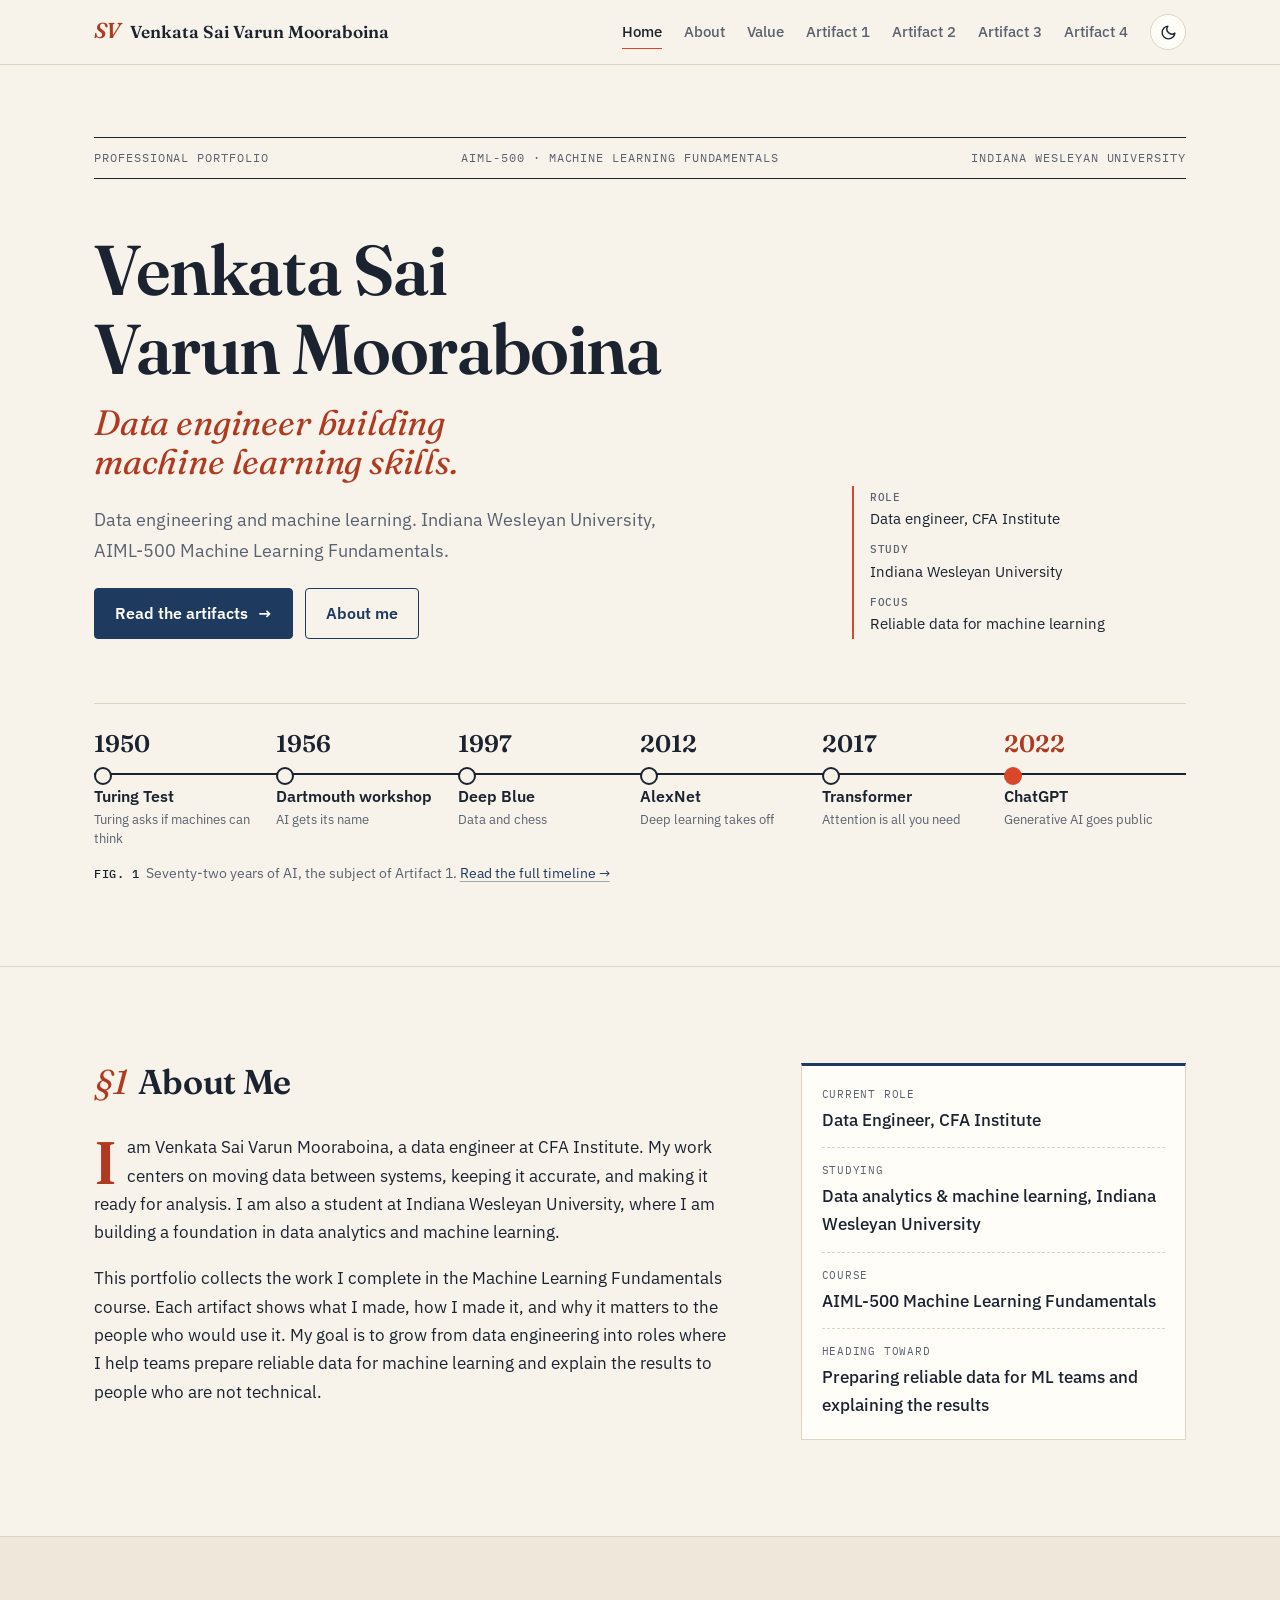
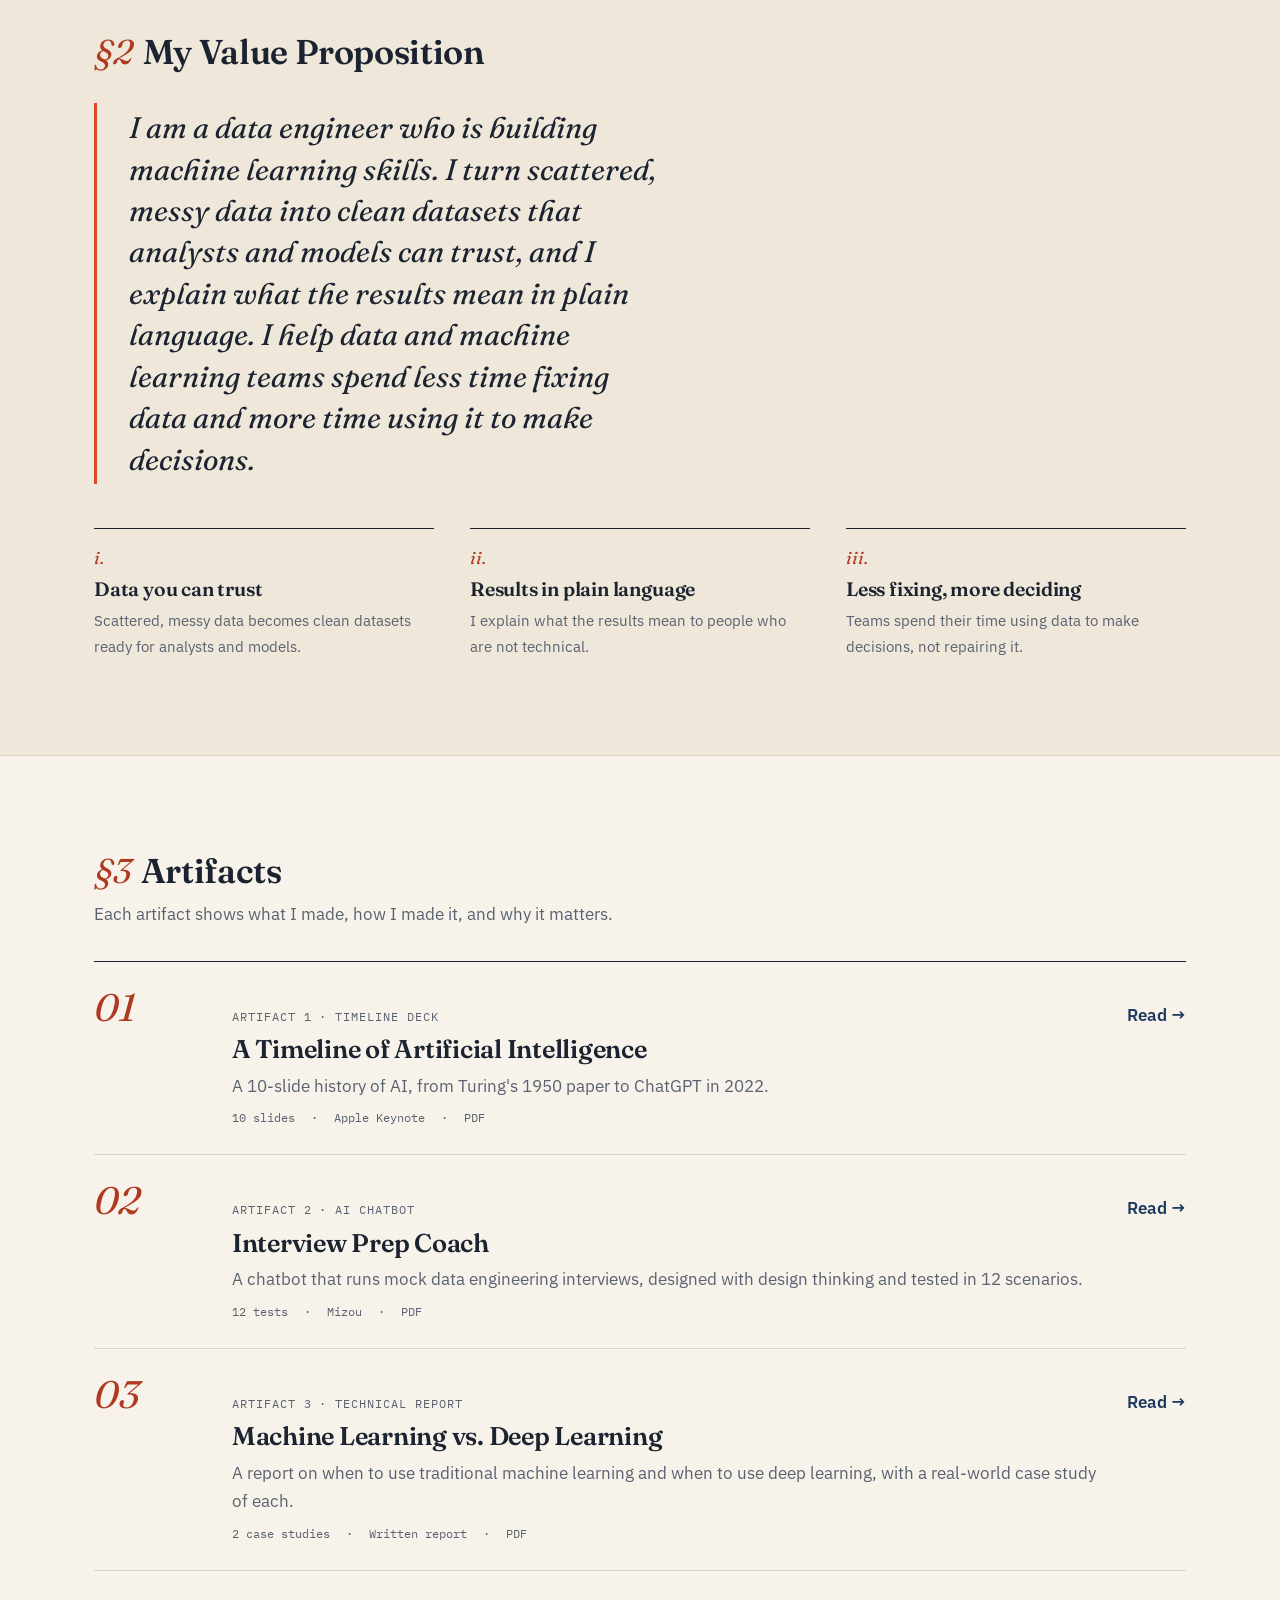
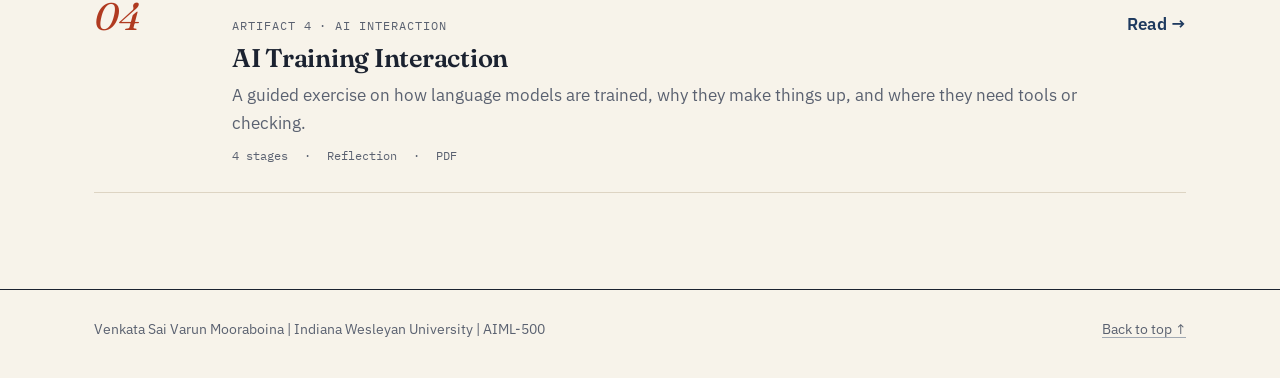
<file: index.html>
<!DOCTYPE html>
<html lang="en">

<head>
  <meta charset="utf-8">
  <meta name="viewport" content="width=device-width, initial-scale=1">
  <title>Venkata Sai Varun Mooraboina - Professional Portfolio</title>
  <meta name="description"
    content="Professional portfolio of Venkata Sai Varun Mooraboina, data engineer building machine learning skills.">
  <meta name="author" content="Venkata Sai Varun Mooraboina">
  <meta property="og:type" content="website">
  <meta property="og:title" content="Venkata Sai Varun Mooraboina - Professional Portfolio">
  <meta property="og:description"
    content="Data engineer building machine learning skills. AIML-500 portfolio, Indiana Wesleyan University.">
  <meta name="theme-color" content="#F7F3EA">
  <link rel="icon"
    href="data:image/svg+xml,%3Csvg xmlns='http://www.w3.org/2000/svg' viewBox='0 0 64 64'%3E%3Crect width='64' height='64' rx='14' fill='%231E3A5F'/%3E%3Ctext x='32' y='43' font-family='Georgia,serif' font-style='italic' font-weight='700' font-size='30' text-anchor='middle' fill='%23FFFDF8'%3ESV%3C/text%3E%3Ccircle cx='50' cy='48' r='4' fill='%23D9472B'/%3E%3C/svg%3E">
  <script>try { var t = localStorage.getItem("theme"); if (t) document.documentElement.setAttribute("data-theme", t) } catch (e) { }</script>
  <link rel="preconnect" href="https://fonts.googleapis.com">
  <link rel="preconnect" href="https://fonts.gstatic.com" crossorigin>
  <link rel="stylesheet"
    href="https://fonts.googleapis.com/css2?family=Fraunces:ital,opsz,wght@0,9..144,400;0,9..144,600;1,9..144,400;1,9..144,500;1,9..144,600&family=IBM+Plex+Sans:wght@400;500;600&family=IBM+Plex+Mono:wght@400;500&display=swap">
  <link rel="stylesheet" href="style.css">
</head>

<body>
  <a class="skip" href="#main">Skip to content</a>

  <header class="top">
    <div class="wrap nav">
      <a class="brand" href="index.html" aria-label="Venkata Sai Varun Mooraboina, home">
        <span class="brand-mark" aria-hidden="true">SV</span>
        <span class="brand-name">Venkata Sai Varun Mooraboina</span>
        <span class="brand-short" aria-hidden="true">Sai Varun</span>
      </a>
      <nav class="nav-links" aria-label="Main">
        <a href="index.html" aria-current="page">Home</a>
        <a class="hide-sm" href="#about">About</a>
        <a class="hide-sm" href="#value">Value</a>
        <a href="artifact-1.html">Artifact 1</a>
        <a href="artifact-2.html">Artifact 2</a>
        <a href="artifact-3.html">Artifact 3</a>
        <a href="artifact-4.html">Artifact 4</a>
        <button class="theme-toggle" type="button" aria-label="Switch theme">
          <svg class="moon" viewBox="0 0 24 24" fill="none" stroke="currentColor" stroke-width="2"
            stroke-linecap="round" stroke-linejoin="round" aria-hidden="true">
            <path d="M21 12.8A9 9 0 1 1 11.2 3a7 7 0 0 0 9.8 9.8z" />
          </svg>
          <svg class="sun" viewBox="0 0 24 24" fill="none" stroke="currentColor" stroke-width="2" stroke-linecap="round"
            aria-hidden="true">
            <circle cx="12" cy="12" r="4" />
            <path
              d="M12 2v2M12 20v2M4.9 4.9l1.4 1.4M17.7 17.7l1.4 1.4M2 12h2M20 12h2M4.9 19.1l1.4-1.4M17.7 6.3l1.4-1.4" />
          </svg>
        </button>
      </nav>
    </div>
  </header>

  <main id="main">
    <section class="masthead" aria-labelledby="name-h">
      <div class="wrap">
        <div class="masthead-rule">
          <span class="label">Professional Portfolio</span>
          <span class="label">AIML-500 · Machine Learning Fundamentals</span>
          <span class="label">Indiana Wesleyan University</span>
        </div>

        <div class="masthead-grid">
          <div class="masthead-copy">
            <h1 id="name-h">Venkata Sai Varun Mooraboina<span class="tagline">Data engineer building machine learning
                skills.</span></h1>
            <p class="standfirst">Data engineering and machine learning. Indiana Wesleyan University, AIML-500 Machine
              Learning Fundamentals.</p>
            <div class="btn-row">
              <a class="btn btn-ink" href="#artifacts">Read the artifacts <span class="arr"
                  aria-hidden="true">→</span></a>
              <a class="btn btn-line" href="#about">About me</a>
            </div>
          </div>
          <div class="masthead-side">
            <ul class="byline">
              <li><b>Role</b>Data engineer, CFA Institute</li>
              <li><b>Study</b>Indiana Wesleyan University</li>
              <li><b>Focus</b>Reliable data for machine learning</li>
            </ul>
          </div>
        </div>

        <figure class="milestones">
          <ol class="ms">
            <li><span class="yr">1950</span><b>Turing Test</b><span>Turing asks if machines can think</span></li>
            <li><span class="yr">1956</span><b>Dartmouth workshop</b><span>AI gets its name</span></li>
            <li><span class="yr">1997</span><b>Deep Blue</b><span>Data and chess</span></li>
            <li><span class="yr">2012</span><b>AlexNet</b><span>Deep learning takes off</span></li>
            <li><span class="yr">2017</span><b>Transformer</b><span>Attention is all you need</span></li>
            <li class="hot"><span class="yr">2022</span><b>ChatGPT</b><span>Generative AI goes public</span></li>
          </ol>
          <figcaption class="figcap"><b>Fig. 1</b>Seventy-two years of AI, the subject of Artifact 1. <a
              href="artifact-1.html">Read the full timeline →</a></figcaption>
        </figure>
      </div>
    </section>

    <section class="sec" id="about" aria-labelledby="about-h">
      <div class="wrap two-col">
        <div>
          <div class="sec-head">
            <h2 id="about-h"><span class="sec-no" aria-hidden="true">§1</span>About Me</h2>
          </div>
          <div class="prose dropcap">
            <p>I am Venkata Sai Varun Mooraboina, a data engineer at CFA Institute. My work centers on moving data
              between systems, keeping it accurate, and making it ready for analysis. I am also a student at Indiana
              Wesleyan University, where I am building a foundation in data analytics and machine learning.</p>
            <p>This portfolio collects the work I complete in the Machine Learning Fundamentals course. Each artifact
              shows what I made, how I made it, and why it matters to the people who would use it. My goal is to grow
              from data engineering into roles where I help teams prepare reliable data for machine learning and explain
              the results to people who are not technical.</p>
          </div>
        </div>
        <dl class="index-card" aria-label="At a glance">
          <div>
            <dt>Current role</dt>
            <dd>Data Engineer, CFA Institute</dd>
          </div>
          <div>
            <dt>Studying</dt>
            <dd>Data analytics &amp; machine learning, Indiana Wesleyan University</dd>
          </div>
          <div>
            <dt>Course</dt>
            <dd>AIML-500 Machine Learning Fundamentals</dd>
          </div>
          <div>
            <dt>Heading toward</dt>
            <dd>Preparing reliable data for ML teams and explaining the results</dd>
          </div>
        </dl>
      </div>
    </section>

    <section class="sec tint" id="value" aria-labelledby="value-h">
      <div class="wrap">
        <div class="sec-head">
          <h2 id="value-h"><span class="sec-no" aria-hidden="true">§2</span>My Value Proposition</h2>
        </div>
        <blockquote class="pull">
          <p>I am a data engineer who is building machine learning skills. I turn scattered, messy data into clean
            datasets that analysts and models can trust, and I explain what the results mean in plain language. I help
            data and machine learning teams spend less time fixing data and more time using it to make decisions.</p>
        </blockquote>
        <ol class="points">
          <li>
            <h3>Data you can trust</h3>
            <p>Scattered, messy data becomes clean datasets ready for analysts and models.</p>
          </li>
          <li>
            <h3>Results in plain language</h3>
            <p>I explain what the results mean to people who are not technical.</p>
          </li>
          <li>
            <h3>Less fixing, more deciding</h3>
            <p>Teams spend their time using data to make decisions, not repairing it.</p>
          </li>
        </ol>
      </div>
    </section>

    <section class="sec" id="artifacts" aria-labelledby="artifacts-h">
      <div class="wrap">
        <div class="sec-head">
          <h2 id="artifacts-h"><span class="sec-no" aria-hidden="true">§3</span>Artifacts</h2>
          <p class="muted">Each artifact shows what I made, how I made it, and why it matters.</p>
        </div>
        <ul class="contents">
          <li>
            <a class="entry" href="artifact-1.html">
              <span class="no" aria-hidden="true">01</span>
              <span class="body">
                <span class="label">Artifact 1 · Timeline deck</span>
                <h3>A Timeline of Artificial Intelligence</h3>
                <p>A 10-slide history of AI, from Turing's 1950 paper to ChatGPT in 2022.</p>
                <span class="tags"><span>10 slides</span> · <span>Apple Keynote</span> · <span>PDF</span></span>
              </span>
              <span class="go">Read <span class="arr" aria-hidden="true">→</span></span>
            </a>
          </li>
          <li>
            <a class="entry" href="artifact-2.html">
              <span class="no" aria-hidden="true">02</span>
              <span class="body">
                <span class="label">Artifact 2 · AI chatbot</span>
                <h3>Interview Prep Coach</h3>
                <p>A chatbot that runs mock data engineering interviews, designed with design thinking and tested in 12
                  scenarios.</p>
                <span class="tags"><span>12 tests</span> · <span>Mizou</span> · <span>PDF</span></span>
              </span>
              <span class="go">Read <span class="arr" aria-hidden="true">→</span></span>
            </a>
          </li>
          <li>
            <a class="entry" href="artifact-3.html">
              <span class="no" aria-hidden="true">03</span>
              <span class="body">
                <span class="label">Artifact 3 · Technical report</span>
                <h3>Machine Learning vs. Deep Learning</h3>
                <p>A report on when to use traditional machine learning and when to use deep learning, with a real-world
                  case study of each.</p>
                <span class="tags"><span>2 case studies</span> · <span>Written report</span> · <span>PDF</span></span>
              </span>
              <span class="go">Read <span class="arr" aria-hidden="true">→</span></span>
            </a>
          </li>
          <li>
            <a class="entry" href="artifact-4.html">
              <span class="no" aria-hidden="true">04</span>
              <span class="body">
                <span class="label">Artifact 4 · AI interaction</span>
                <h3>AI Training Interaction</h3>
                <p>A guided exercise on how language models are trained, why they make things up, and where they need tools or checking.</p>
                <span class="tags"><span>4 stages</span> · <span>Reflection</span> · <span>PDF</span></span>
              </span>
              <span class="go">Read <span class="arr" aria-hidden="true">→</span></span>
            </a>
          </li>
        </ul>
      </div>
    </section>
  </main>

  <footer class="site">
    <div class="wrap foot">
      <span>Venkata Sai Varun Mooraboina | Indiana Wesleyan University | AIML-500</span>
      <a href="#main">Back to top ↑</a>
    </div>
  </footer>

  <script src="script.js" defer></script>
</body>

</html>
</file>
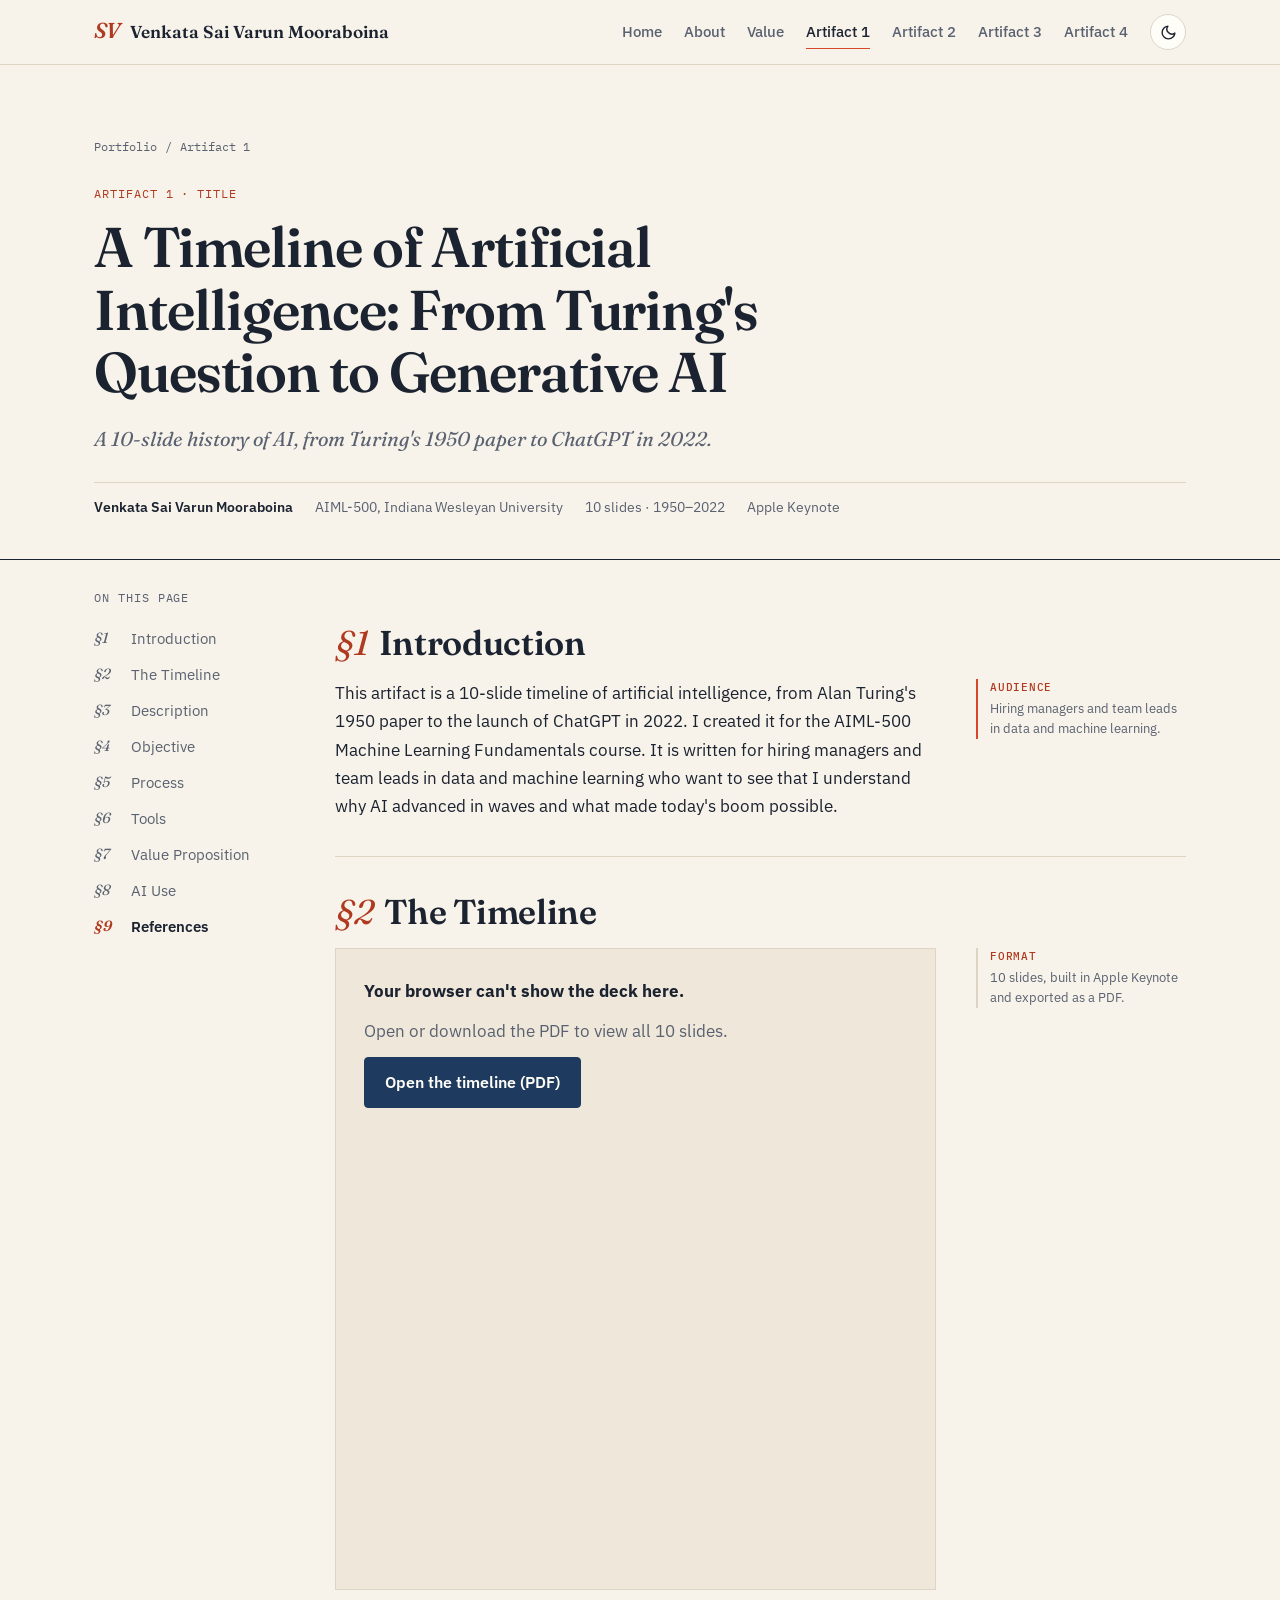
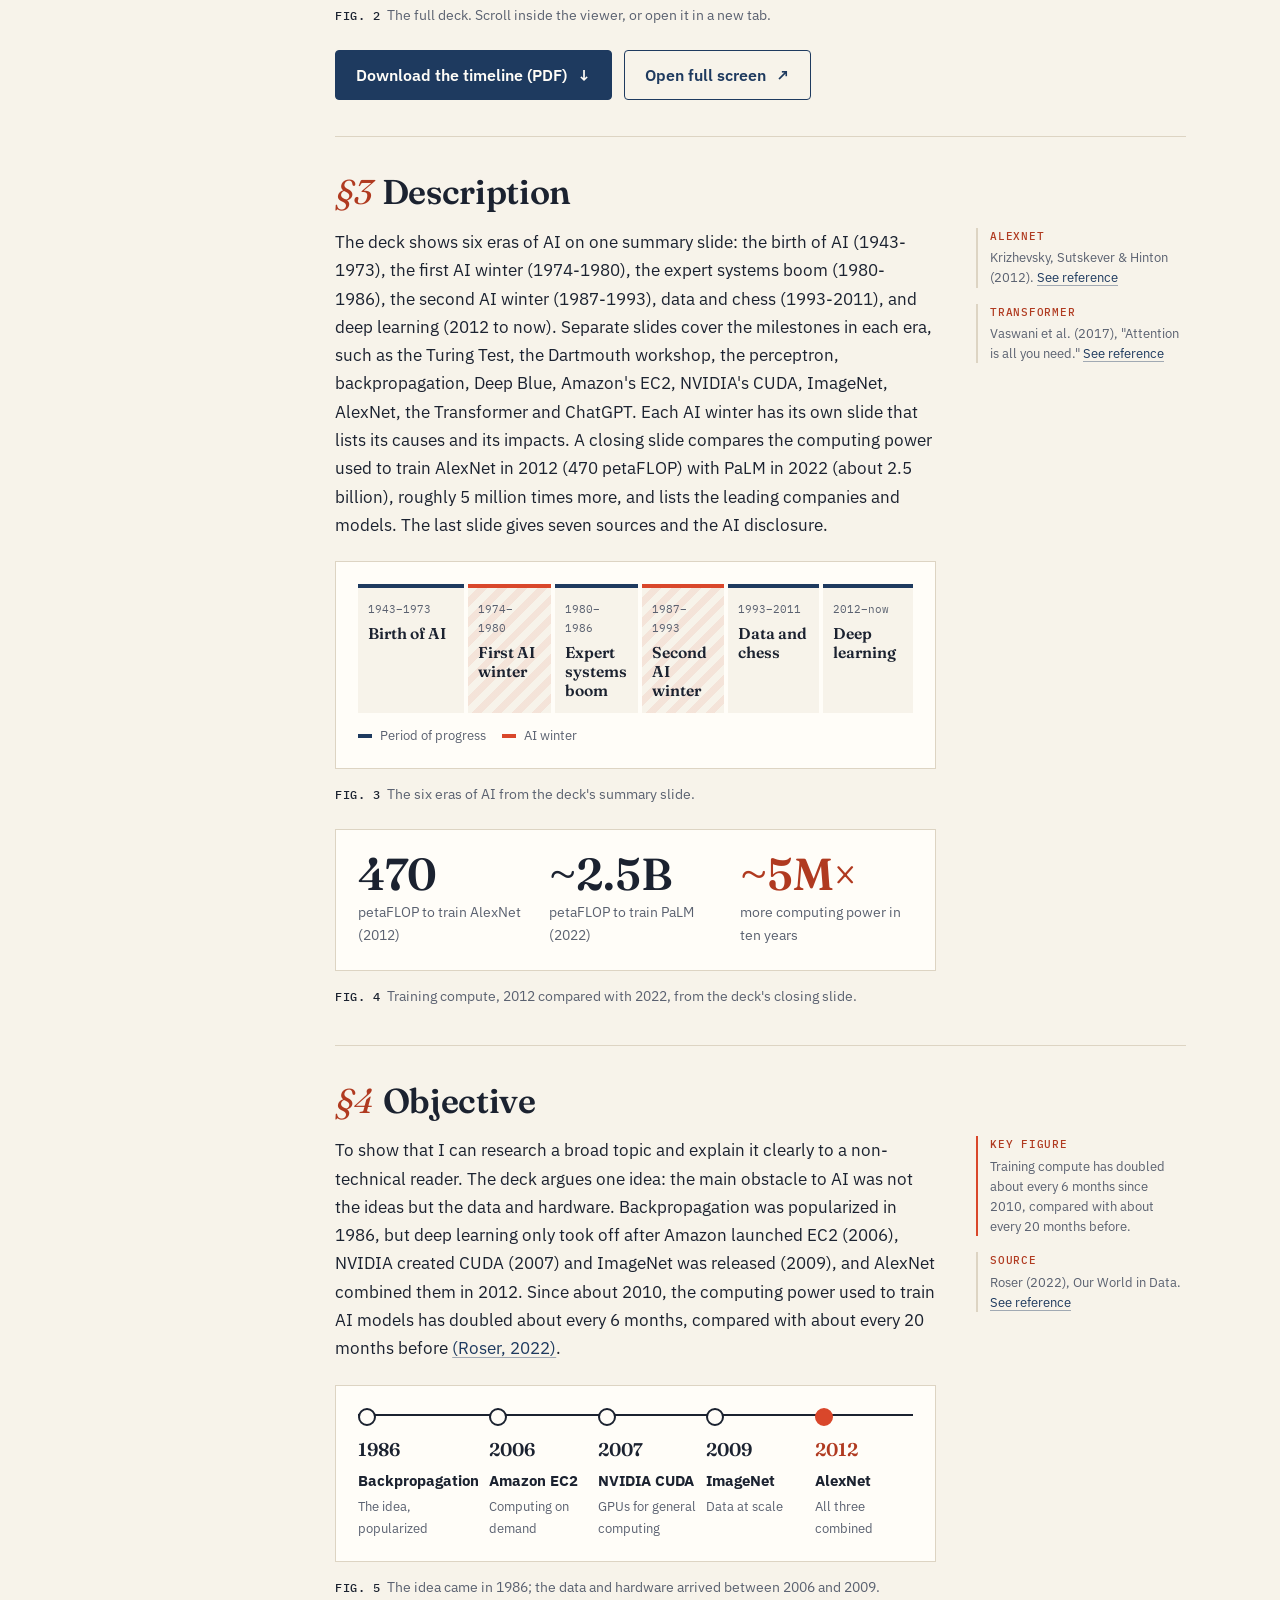
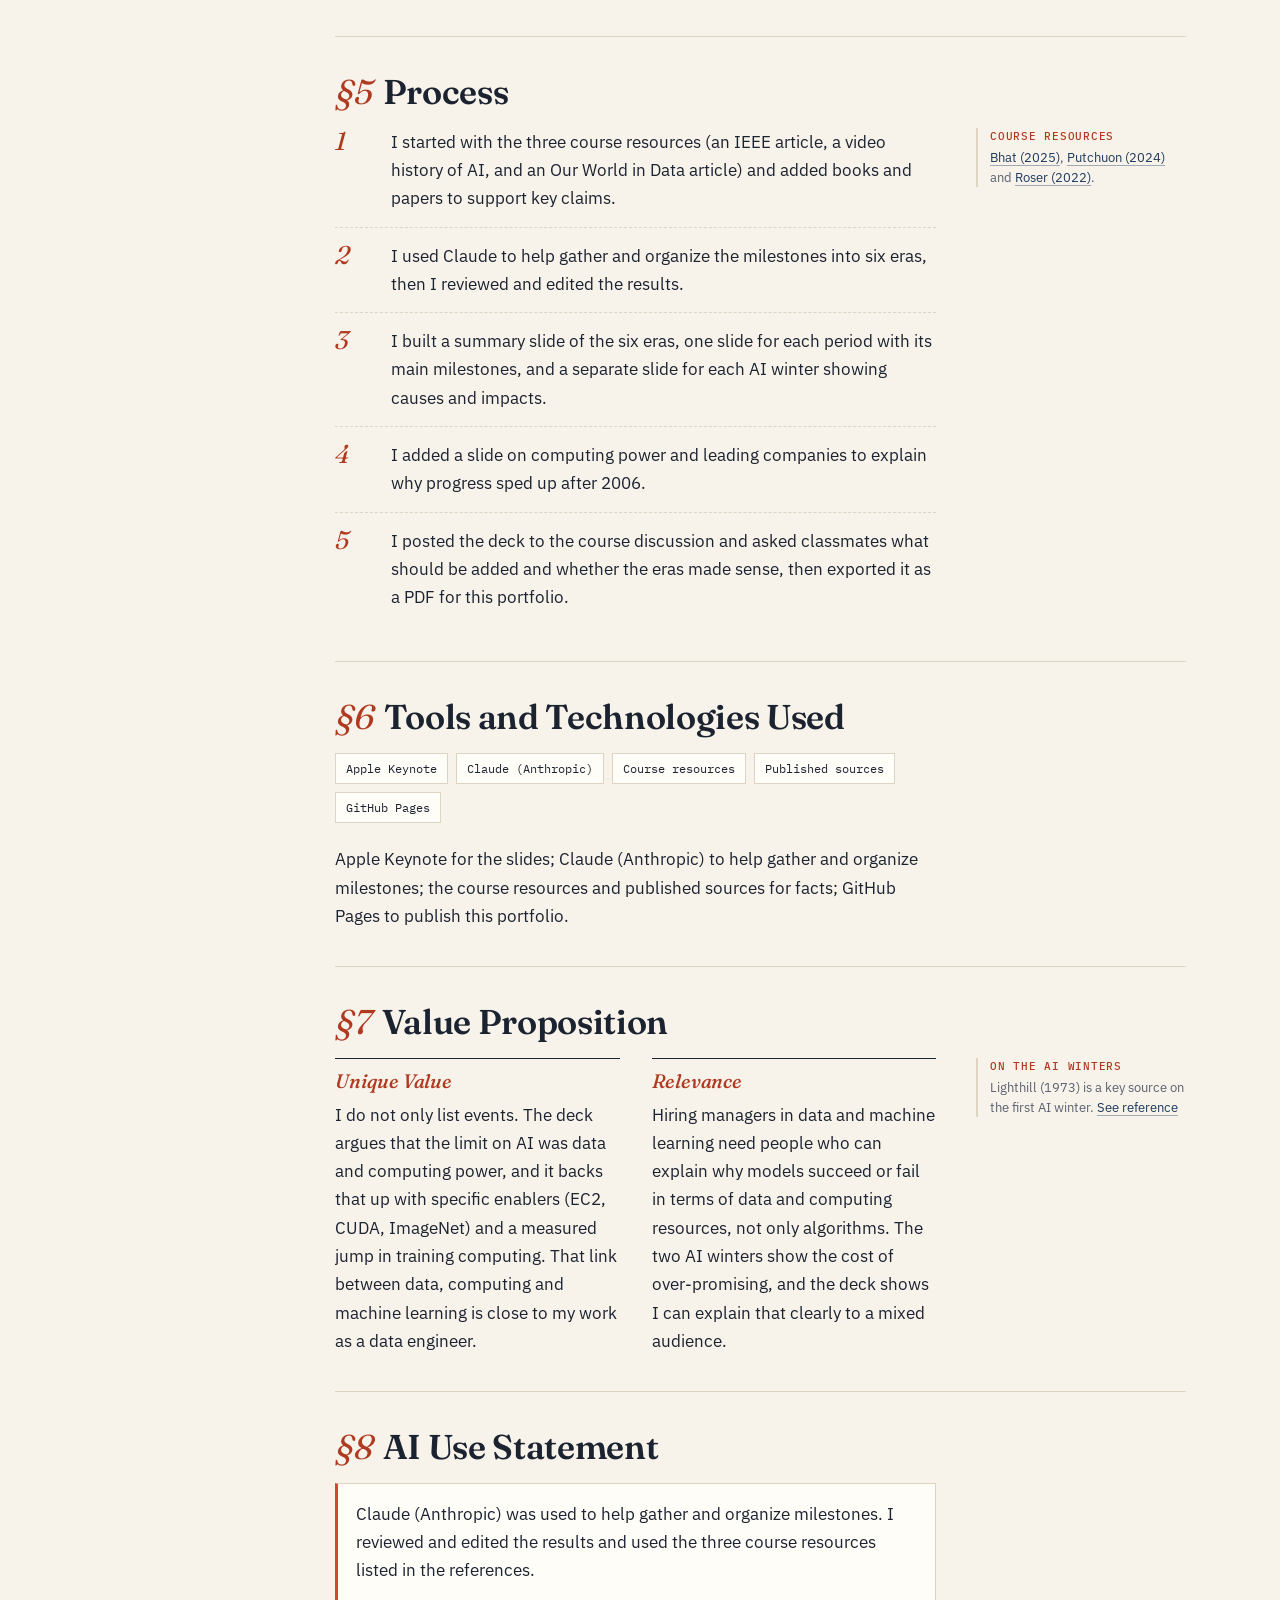
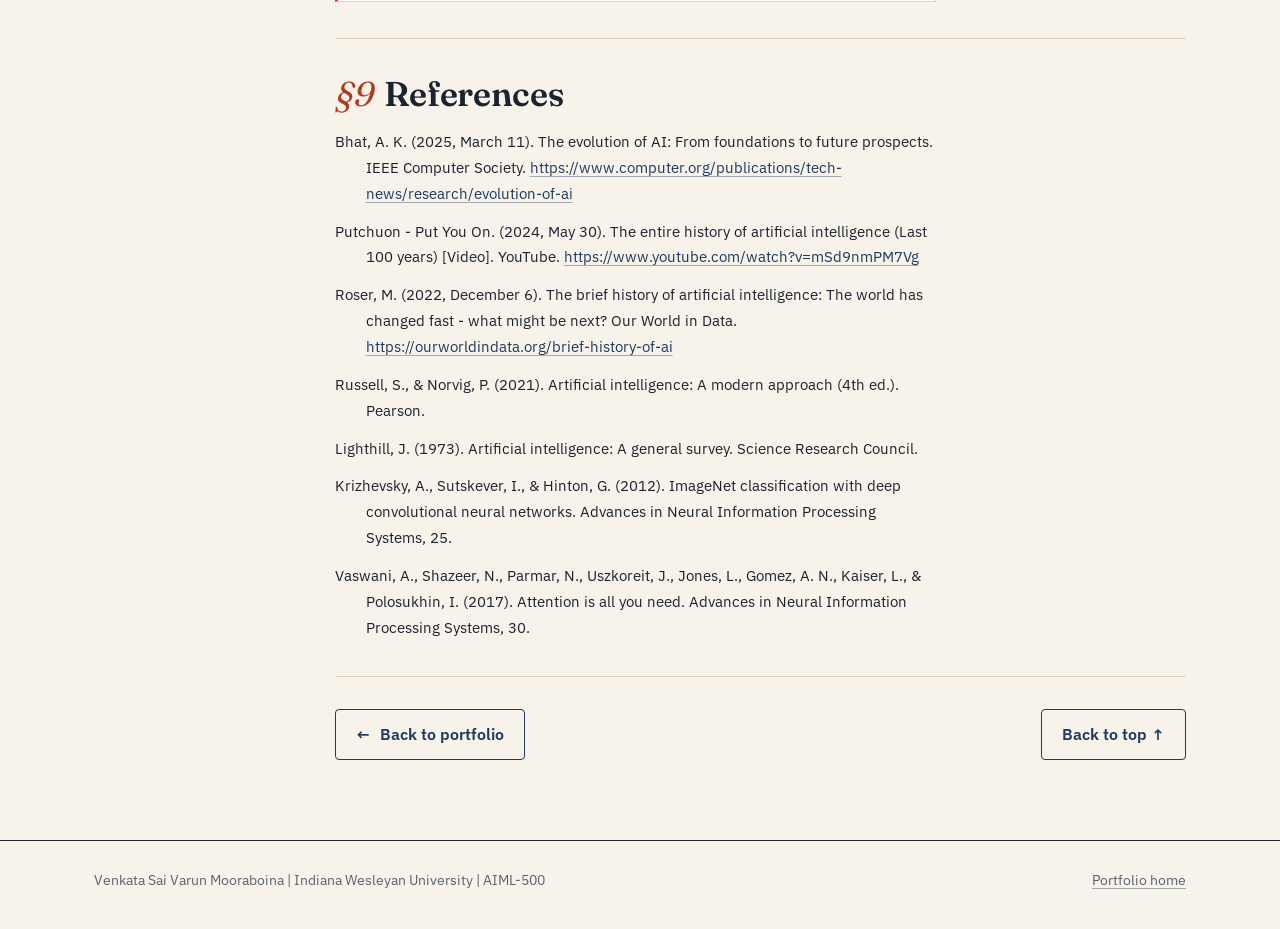
<file: artifact-1.html>
<!DOCTYPE html>
<html lang="en">

<head>
  <meta charset="utf-8">
  <meta name="viewport" content="width=device-width, initial-scale=1">
  <title>Artifact 1: A Timeline of Artificial Intelligence - Venkata Sai Varun Mooraboina</title>
  <meta name="description"
    content="A 10-slide timeline of artificial intelligence from Turing's 1950 paper to ChatGPT in 2022.">
  <meta name="author" content="Venkata Sai Varun Mooraboina">
  <meta property="og:type" content="article">
  <meta property="og:title" content="A Timeline of Artificial Intelligence: From Turing's Question to Generative AI">
  <meta property="og:description"
    content="A 10-slide timeline of artificial intelligence from Turing's 1950 paper to ChatGPT in 2022.">
  <meta name="theme-color" content="#F7F3EA">
  <link rel="icon"
    href="data:image/svg+xml,%3Csvg xmlns='http://www.w3.org/2000/svg' viewBox='0 0 64 64'%3E%3Crect width='64' height='64' rx='14' fill='%231E3A5F'/%3E%3Ctext x='32' y='43' font-family='Georgia,serif' font-style='italic' font-weight='700' font-size='30' text-anchor='middle' fill='%23FFFDF8'%3ESV%3C/text%3E%3Ccircle cx='50' cy='48' r='4' fill='%23D9472B'/%3E%3C/svg%3E">
  <script>try { var t = localStorage.getItem("theme"); if (t) document.documentElement.setAttribute("data-theme", t) } catch (e) { }</script>
  <link rel="preconnect" href="https://fonts.googleapis.com">
  <link rel="preconnect" href="https://fonts.gstatic.com" crossorigin>
  <link rel="stylesheet"
    href="https://fonts.googleapis.com/css2?family=Fraunces:ital,opsz,wght@0,9..144,400;0,9..144,600;1,9..144,400;1,9..144,500;1,9..144,600&family=IBM+Plex+Sans:wght@400;500;600&family=IBM+Plex+Mono:wght@400;500&display=swap">
  <link rel="stylesheet" href="style.css">
</head>

<body>
  <a class="skip" href="#main">Skip to content</a>

  <header class="top">
    <div class="wrap nav">
      <a class="brand" href="index.html" aria-label="Venkata Sai Varun Mooraboina, home">
        <span class="brand-mark" aria-hidden="true">SV</span>
        <span class="brand-name">Venkata Sai Varun Mooraboina</span>
        <span class="brand-short" aria-hidden="true">Sai Varun</span>
      </a>
      <nav class="nav-links" aria-label="Main">
        <a href="index.html">Home</a>
        <a class="hide-sm" href="index.html#about">About</a>
        <a class="hide-sm" href="index.html#value">Value</a>
        <a href="artifact-1.html" aria-current="page">Artifact 1</a>
        <a href="artifact-2.html">Artifact 2</a>
        <a href="artifact-3.html">Artifact 3</a>
        <a href="artifact-4.html">Artifact 4</a>
        <button class="theme-toggle" type="button" aria-label="Switch theme">
          <svg class="moon" viewBox="0 0 24 24" fill="none" stroke="currentColor" stroke-width="2"
            stroke-linecap="round" stroke-linejoin="round" aria-hidden="true">
            <path d="M21 12.8A9 9 0 1 1 11.2 3a7 7 0 0 0 9.8 9.8z" />
          </svg>
          <svg class="sun" viewBox="0 0 24 24" fill="none" stroke="currentColor" stroke-width="2" stroke-linecap="round"
            aria-hidden="true">
            <circle cx="12" cy="12" r="4" />
            <path
              d="M12 2v2M12 20v2M4.9 4.9l1.4 1.4M17.7 17.7l1.4 1.4M2 12h2M20 12h2M4.9 19.1l1.4-1.4M17.7 6.3l1.4-1.4" />
          </svg>
        </button>
      </nav>
    </div>
  </header>

  <main id="main">
    <header class="paper-head">
      <div class="wrap">
        <nav class="crumbs" aria-label="Breadcrumb"><a href="index.html">Portfolio</a><span
            aria-hidden="true">/</span><span>Artifact 1</span></nav>
        <p class="label accent">Artifact 1 · Title</p>
        <h1>A Timeline of Artificial Intelligence: From Turing's Question to Generative AI</h1>
        <p class="standfirst">A 10-slide history of AI, from Turing's 1950 paper to ChatGPT in 2022.</p>
        <ul class="paper-meta" aria-label="Artifact details">
          <li><b>Venkata Sai Varun Mooraboina</b></li>
          <li>AIML-500, Indiana Wesleyan University</li>
          <li>10 slides · 1950–2022</li>
          <li>Apple Keynote</li>
        </ul>
      </div>
    </header>

    <div class="wrap layout">
      <nav class="toc" aria-label="On this page">
        <p class="label">On this page</p>
        <ol>
          <li><a href="#introduction">Introduction</a></li>
          <li><a href="#timeline">The Timeline</a></li>
          <li><a href="#description">Description</a></li>
          <li><a href="#objective">Objective</a></li>
          <li><a href="#process">Process</a></li>
          <li><a href="#tools">Tools</a></li>
          <li><a href="#value">Value Proposition</a></li>
          <li><a href="#ai-use">AI Use</a></li>
          <li><a href="#references">References</a></li>
        </ol>
      </nav>

      <div class="content">
        <section class="part" id="introduction" aria-labelledby="introduction-h">
          <h2 id="introduction-h"><span class="sec-no" aria-hidden="true">§1</span>Introduction</h2>
          <div class="part-body">
            <p>This artifact is a 10-slide timeline of artificial intelligence, from Alan Turing's 1950 paper to the
              launch of ChatGPT in 2022. I created it for the AIML-500 Machine Learning Fundamentals course. It is
              written for hiring managers and team leads in data and machine learning who want to see that I understand
              why AI advanced in waves and what made today's boom possible.</p>
          </div>
          <aside class="notes" aria-label="Notes">
            <p class="note lit"><b>Audience</b>Hiring managers and team leads in data and machine learning.</p>
          </aside>
        </section>

        <section class="part" id="timeline" aria-labelledby="timeline-h">
          <h2 id="timeline-h"><span class="sec-no" aria-hidden="true">§2</span>The Timeline</h2>
          <div class="part-body">
            <figure>
              <div class="viewer-wrap">
                <object class="viewer" data="assets/AI_Timeline_Deck.pdf#view=FitH" type="application/pdf"
                  aria-label="AI timeline deck, 10 slides">
                  <div class="viewer-fallback">
                    <p><strong>Your browser can't show the deck here.</strong></p>
                    <p class="muted">Open or download the PDF to view all 10 slides.</p>
                    <a class="btn btn-ink" href="assets/AI_Timeline_Deck.pdf">Open the timeline (PDF)</a>
                  </div>
                </object>
              </div>
              <figcaption class="figcap"><b>Fig. 2</b>The full deck. Scroll inside the viewer, or open it in a new tab.
              </figcaption>
            </figure>
            <div class="btn-row">
              <a class="btn btn-ink" href="assets/AI_Timeline_Deck.pdf" download>Download the timeline (PDF) <span
                  class="arr" aria-hidden="true">↓</span></a>
              <a class="btn btn-line" href="assets/AI_Timeline_Deck.pdf" target="_blank" rel="noopener">Open full screen
                <span class="arr" aria-hidden="true">↗</span></a>
            </div>
          </div>
          <aside class="notes" aria-label="Notes">
            <p class="note"><b>Format</b>10 slides, built in Apple Keynote and exported as a PDF.</p>
          </aside>
        </section>

        <section class="part" id="description" aria-labelledby="description-h">
          <h2 id="description-h"><span class="sec-no" aria-hidden="true">§3</span>Description</h2>
          <div class="part-body">
            <p>The deck shows six eras of AI on one summary slide: the birth of AI (1943-1973), the first AI winter
              (1974-1980), the expert systems boom (1980-1986), the second AI winter (1987-1993), data and chess
              (1993-2011), and deep learning (2012 to now). Separate slides cover the milestones in each era, such as
              the Turing Test, the Dartmouth workshop, the perceptron, backpropagation, Deep Blue, Amazon's EC2,
              NVIDIA's CUDA, ImageNet, AlexNet, the Transformer and ChatGPT. Each AI winter has its own slide that lists
              its causes and its impacts. A closing slide compares the computing power used to train AlexNet in 2012
              (470 petaFLOP) with PaLM in 2022 (about 2.5 billion), roughly 5 million times more, and lists the leading
              companies and models. The last slide gives seven sources and the AI disclosure.</p>

            <figure>
              <div class="fig-frame">
                <ol class="eras">
                  <li style="--span:22"><span class="yrs">1943–1973</span><b>Birth of AI</b></li>
                  <li class="winter" style="--span:16"><span class="yrs">1974–1980</span><b>First AI winter</b></li>
                  <li style="--span:16"><span class="yrs">1980–1986</span><b>Expert systems boom</b></li>
                  <li class="winter" style="--span:16"><span class="yrs">1987–1993</span><b>Second AI winter</b></li>
                  <li style="--span:18"><span class="yrs">1993–2011</span><b>Data and chess</b></li>
                  <li style="--span:18"><span class="yrs">2012–now</span><b>Deep learning</b></li>
                </ol>
                <div class="legend"><span>Period of progress</span><span class="w">AI winter</span></div>
              </div>
              <figcaption class="figcap"><b>Fig. 3</b>The six eras of AI from the deck's summary slide.</figcaption>
            </figure>

            <figure>
              <div class="fig-frame">
                <div class="stats">
                  <div class="stat"><b>470</b><span>petaFLOP to train AlexNet (2012)</span></div>
                  <div class="stat"><b>~2.5B</b><span>petaFLOP to train PaLM (2022)</span></div>
                  <div class="stat hot"><b>~5M×</b><span>more computing power in ten years</span></div>
                </div>
              </div>
              <figcaption class="figcap"><b>Fig. 4</b>Training compute, 2012 compared with 2022, from the deck's closing
                slide.</figcaption>
            </figure>
          </div>
          <aside class="notes" aria-label="Notes">
            <p class="note"><b>AlexNet</b>Krizhevsky, Sutskever &amp; Hinton (2012). <a href="#ref-krizhevsky">See
                reference</a></p>
            <p class="note"><b>Transformer</b>Vaswani et al. (2017), "Attention is all you need." <a
                href="#ref-vaswani">See reference</a></p>
          </aside>
        </section>

        <section class="part" id="objective" aria-labelledby="objective-h">
          <h2 id="objective-h"><span class="sec-no" aria-hidden="true">§4</span>Objective</h2>
          <div class="part-body">
            <p>To show that I can research a broad topic and explain it clearly to a non-technical reader. The deck
              argues one idea: the main obstacle to AI was not the ideas but the data and hardware. Backpropagation was
              popularized in 1986, but deep learning only took off after Amazon launched EC2 (2006), NVIDIA created CUDA
              (2007) and ImageNet was released (2009), and AlexNet combined them in 2012. Since about 2010, the
              computing power used to train AI models has doubled about every 6 months, compared with about every 20
              months before <a class="cite" href="#ref-roser">(Roser, 2022)</a>.</p>

            <figure>
              <div class="fig-frame">
                <ol class="enablers">
                  <li><span class="yr">1986</span><b>Backpropagation</b><span>The idea, popularized</span></li>
                  <li><span class="yr">2006</span><b>Amazon EC2</b><span>Computing on demand</span></li>
                  <li><span class="yr">2007</span><b>NVIDIA CUDA</b><span>GPUs for general computing</span></li>
                  <li><span class="yr">2009</span><b>ImageNet</b><span>Data at scale</span></li>
                  <li class="hot"><span class="yr">2012</span><b>AlexNet</b><span>All three combined</span></li>
                </ol>
              </div>
              <figcaption class="figcap"><b>Fig. 5</b>The idea came in 1986; the data and hardware arrived between 2006
                and 2009.</figcaption>
            </figure>
          </div>
          <aside class="notes" aria-label="Notes">
            <p class="note lit"><b>Key figure</b>Training compute has doubled about every 6 months since 2010, compared
              with about every 20 months before.</p>
            <p class="note"><b>Source</b>Roser (2022), Our World in Data. <a href="#ref-roser">See reference</a></p>
          </aside>
        </section>

        <section class="part" id="process" aria-labelledby="process-h">
          <h2 id="process-h"><span class="sec-no" aria-hidden="true">§5</span>Process</h2>
          <div class="part-body">
            <ol class="steps">
              <li>I started with the three course resources (an IEEE article, a video history of AI, and an Our World in
                Data article) and added books and papers to support key claims.</li>
              <li>I used Claude to help gather and organize the milestones into six eras, then I reviewed and edited the
                results.</li>
              <li>I built a summary slide of the six eras, one slide for each period with its main milestones, and a
                separate slide for each AI winter showing causes and impacts.</li>
              <li>I added a slide on computing power and leading companies to explain why progress sped up after 2006.
              </li>
              <li>I posted the deck to the course discussion and asked classmates what should be added and whether the
                eras made sense, then exported it as a PDF for this portfolio.</li>
            </ol>
          </div>
          <aside class="notes" aria-label="Notes">
            <p class="note"><b>Course resources</b><a href="#ref-bhat">Bhat (2025)</a>, <a href="#ref-putchuon">Putchuon
                (2024)</a> and <a href="#ref-roser">Roser (2022)</a>.</p>
          </aside>
        </section>

        <section class="part" id="tools" aria-labelledby="tools-h">
          <h2 id="tools-h"><span class="sec-no" aria-hidden="true">§6</span>Tools and Technologies Used</h2>
          <div class="part-body">
            <ul class="tools" aria-hidden="true">
              <li>Apple Keynote</li>
              <li>Claude (Anthropic)</li>
              <li>Course resources</li>
              <li>Published sources</li>
              <li>GitHub Pages</li>
            </ul>
            <p>Apple Keynote for the slides; Claude (Anthropic) to help gather and organize milestones; the course
              resources and published sources for facts; GitHub Pages to publish this portfolio.</p>
          </div>
        </section>

        <section class="part" id="value" aria-labelledby="value-h">
          <h2 id="value-h"><span class="sec-no" aria-hidden="true">§7</span>Value Proposition</h2>
          <div class="part-body">
            <div class="duo">
              <div>
                <h3>Unique Value</h3>
                <p>I do not only list events. The deck argues that the limit on AI was data and computing power, and it
                  backs that up with specific enablers (EC2, CUDA, ImageNet) and a measured jump in training computing.
                  That link between data, computing and machine learning is close to my work as a data engineer.</p>
              </div>
              <div>
                <h3>Relevance</h3>
                <p>Hiring managers in data and machine learning need people who can explain why models succeed or fail
                  in terms of data and computing resources, not only algorithms. The two AI winters show the cost of
                  over-promising, and the deck shows I can explain that clearly to a mixed audience.</p>
              </div>
            </div>
          </div>
          <aside class="notes" aria-label="Notes">
            <p class="note"><b>On the AI winters</b>Lighthill (1973) is a key source on the first AI winter. <a
                href="#ref-lighthill">See reference</a></p>
          </aside>
        </section>

        <section class="part" id="ai-use" aria-labelledby="ai-use-h">
          <h2 id="ai-use-h"><span class="sec-no" aria-hidden="true">§8</span>AI Use Statement</h2>
          <div class="part-body">
            <p class="boxed">Claude (Anthropic) was used to help gather and organize milestones. I reviewed and edited
              the results and used the three course resources listed in the references.</p>
          </div>
        </section>

        <section class="part" id="references" aria-labelledby="references-h">
          <h2 id="references-h"><span class="sec-no" aria-hidden="true">§9</span>References</h2>
          <div class="part-body refs">
            <p id="ref-bhat">Bhat, A. K. (2025, March 11). The evolution of AI: From foundations to future prospects.
              IEEE Computer Society. <a
                href="https://www.computer.org/publications/tech-news/research/evolution-of-ai">https://www.computer.org/publications/tech-news/research/evolution-of-ai</a>
            </p>
            <p id="ref-putchuon">Putchuon - Put You On. (2024, May 30). The entire history of artificial intelligence
              (Last 100 years) [Video]. YouTube. <a
                href="https://www.youtube.com/watch?v=mSd9nmPM7Vg">https://www.youtube.com/watch?v=mSd9nmPM7Vg</a></p>
            <p id="ref-roser">Roser, M. (2022, December 6). The brief history of artificial intelligence: The world has
              changed fast - what might be next? Our World in Data. <a
                href="https://ourworldindata.org/brief-history-of-ai">https://ourworldindata.org/brief-history-of-ai</a>
            </p>
            <p id="ref-russell">Russell, S., &amp; Norvig, P. (2021). Artificial intelligence: A modern approach (4th
              ed.). Pearson.</p>
            <p id="ref-lighthill">Lighthill, J. (1973). Artificial intelligence: A general survey. Science Research
              Council.</p>
            <p id="ref-krizhevsky">Krizhevsky, A., Sutskever, I., &amp; Hinton, G. (2012). ImageNet classification with
              deep convolutional neural networks. Advances in Neural Information Processing Systems, 25.</p>
            <p id="ref-vaswani">Vaswani, A., Shazeer, N., Parmar, N., Uszkoreit, J., Jones, L., Gomez, A. N., Kaiser,
              L., &amp; Polosukhin, I. (2017). Attention is all you need. Advances in Neural Information Processing
              Systems, 30.</p>
          </div>
        </section>

        <nav class="pager" aria-label="Portfolio pages">
          <a class="btn btn-line" href="index.html"><span aria-hidden="true">←</span> Back to portfolio</a>
          <a class="btn btn-line" href="#main">Back to top ↑</a>
        </nav>
      </div>
    </div>
  </main>

  <footer class="site">
    <div class="wrap foot">
      <span>Venkata Sai Varun Mooraboina | Indiana Wesleyan University | AIML-500</span>
      <a href="index.html">Portfolio home</a>
    </div>
  </footer>

  <script src="script.js" defer></script>
</body>

</html>
</file>
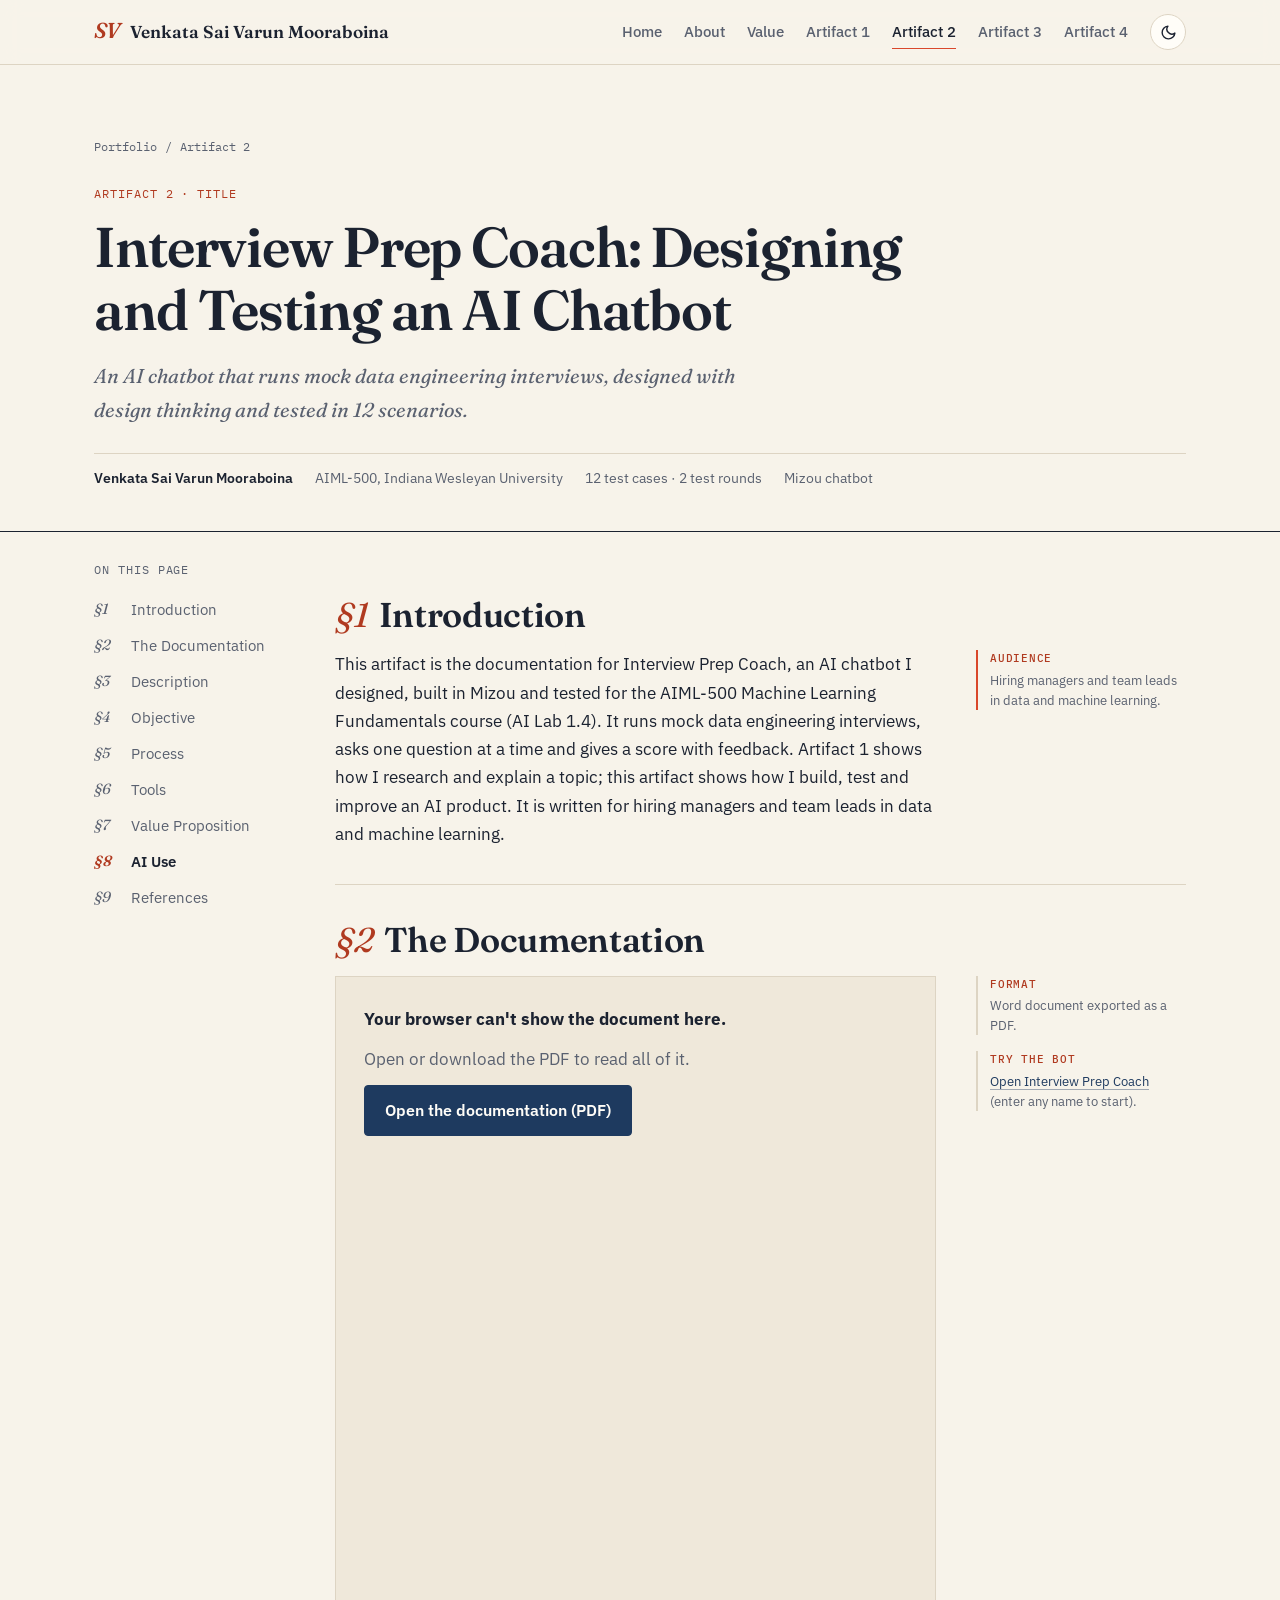
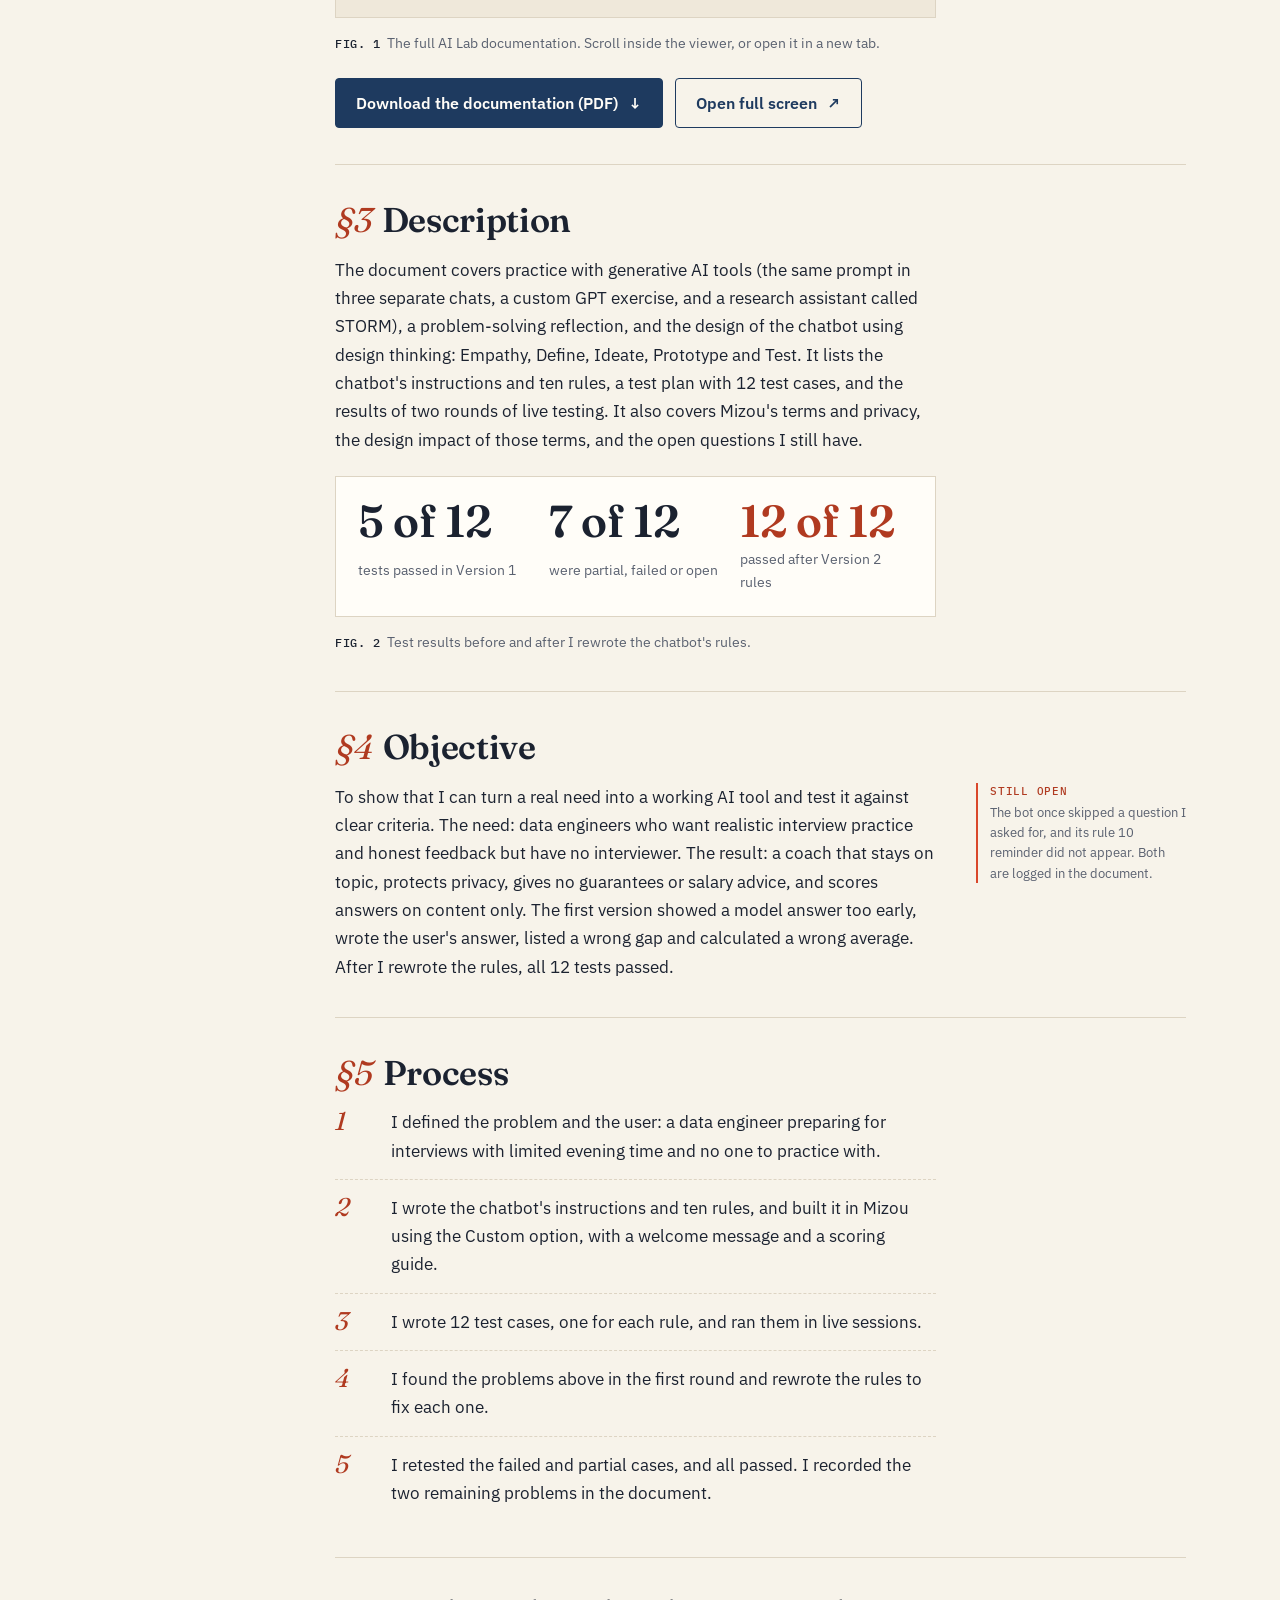
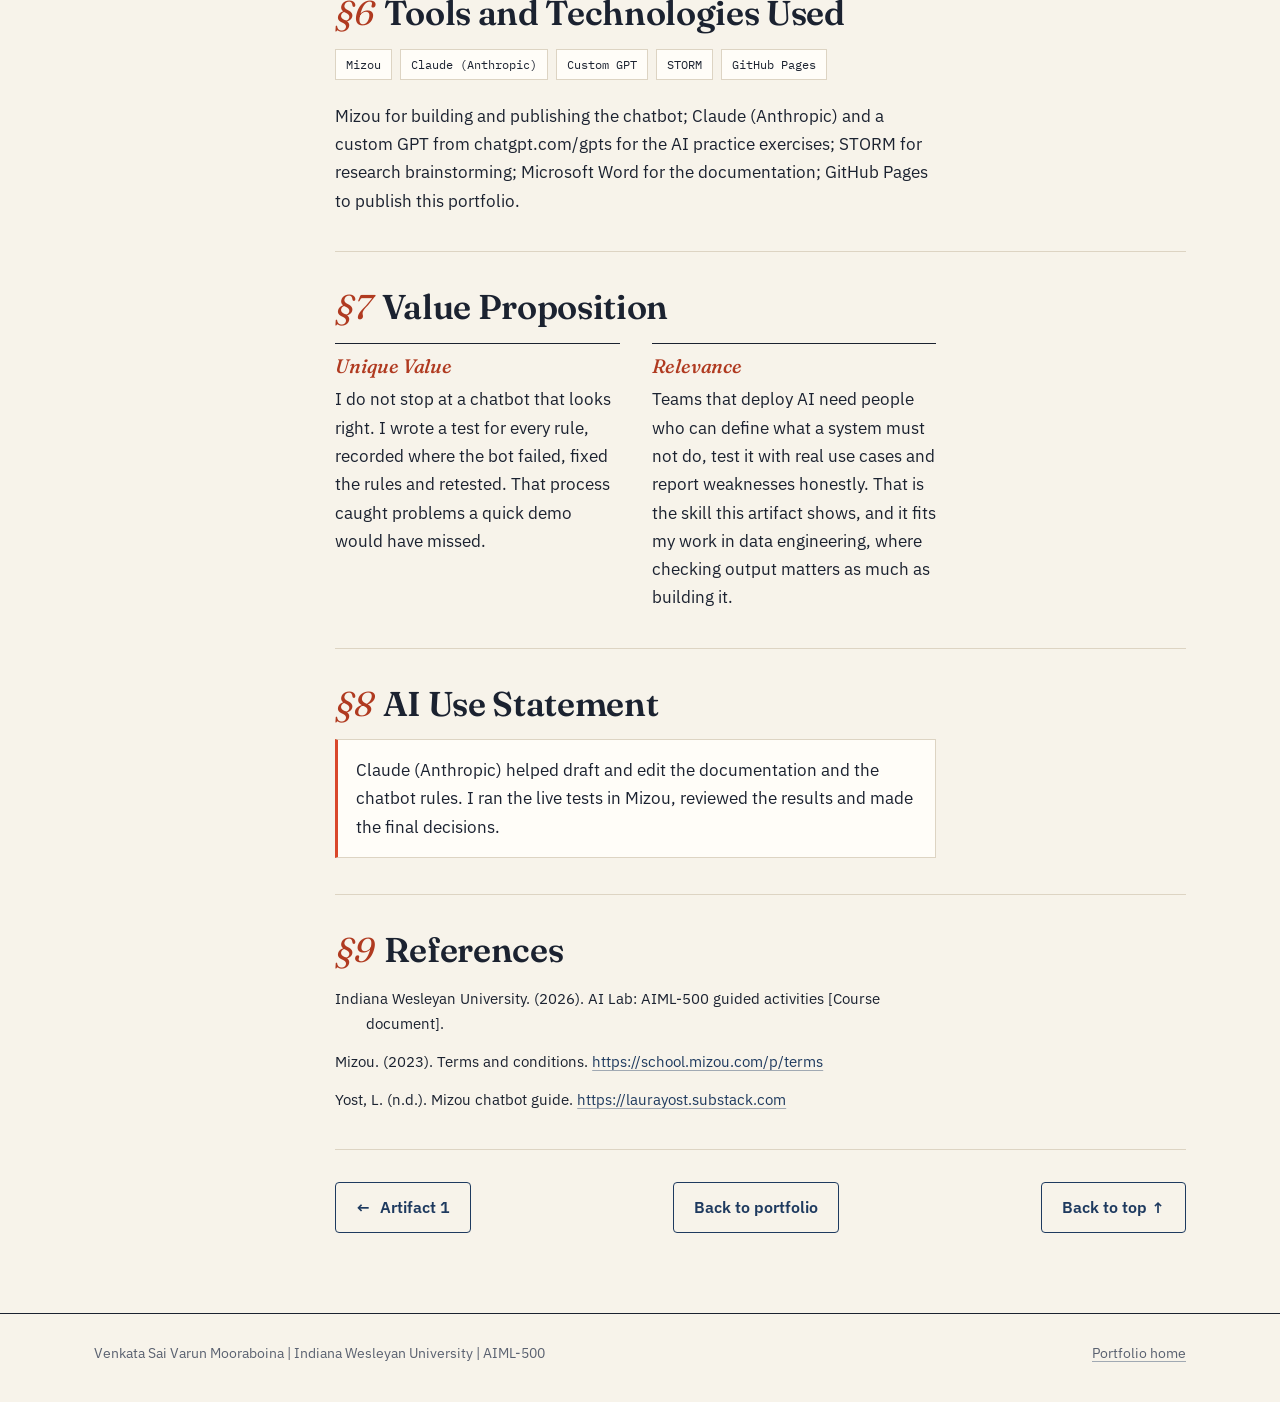
<file: artifact-2.html>
<!DOCTYPE html>
<html lang="en">

<head>
  <meta charset="utf-8">
  <meta name="viewport" content="width=device-width, initial-scale=1">
  <title>Artifact 2: Interview Prep Coach Chatbot - Venkata Sai Varun Mooraboina</title>
  <meta name="description"
    content="An AI chatbot that runs mock data engineering interviews, designed with design thinking and tested in 12 scenarios.">
  <meta name="author" content="Venkata Sai Varun Mooraboina">
  <meta property="og:type" content="article">
  <meta property="og:title" content="Interview Prep Coach: Designing and Testing an AI Chatbot">
  <meta property="og:description"
    content="An AI chatbot that runs mock data engineering interviews, designed with design thinking and tested in 12 scenarios.">
  <meta name="theme-color" content="#F7F3EA">
  <link rel="icon"
    href="data:image/svg+xml,%3Csvg xmlns='http://www.w3.org/2000/svg' viewBox='0 0 64 64'%3E%3Crect width='64' height='64' rx='14' fill='%231E3A5F'/%3E%3Ctext x='32' y='43' font-family='Georgia,serif' font-style='italic' font-weight='700' font-size='30' text-anchor='middle' fill='%23FFFDF8'%3ESV%3C/text%3E%3Ccircle cx='50' cy='48' r='4' fill='%23D9472B'/%3E%3C/svg%3E">
  <script>try { var t = localStorage.getItem("theme"); if (t) document.documentElement.setAttribute("data-theme", t) } catch (e) { }</script>
  <link rel="preconnect" href="https://fonts.googleapis.com">
  <link rel="preconnect" href="https://fonts.gstatic.com" crossorigin>
  <link rel="stylesheet"
    href="https://fonts.googleapis.com/css2?family=Fraunces:ital,opsz,wght@0,9..144,400;0,9..144,600;1,9..144,400;1,9..144,500;1,9..144,600&family=IBM+Plex+Sans:wght@400;500;600&family=IBM+Plex+Mono:wght@400;500&display=swap">
  <link rel="stylesheet" href="style.css">
</head>

<body>
  <a class="skip" href="#main">Skip to content</a>

  <header class="top">
    <div class="wrap nav">
      <a class="brand" href="index.html" aria-label="Venkata Sai Varun Mooraboina, home">
        <span class="brand-mark" aria-hidden="true">SV</span>
        <span class="brand-name">Venkata Sai Varun Mooraboina</span>
        <span class="brand-short" aria-hidden="true">Sai Varun</span>
      </a>
      <nav class="nav-links" aria-label="Main">
        <a href="index.html">Home</a>
        <a class="hide-sm" href="index.html#about">About</a>
        <a class="hide-sm" href="index.html#value">Value</a>
        <a href="artifact-1.html">Artifact 1</a>
        <a href="artifact-2.html" aria-current="page">Artifact 2</a>
        <a href="artifact-3.html">Artifact 3</a>
        <a href="artifact-4.html">Artifact 4</a>
        <button class="theme-toggle" type="button" aria-label="Switch theme">
          <svg class="moon" viewBox="0 0 24 24" fill="none" stroke="currentColor" stroke-width="2"
            stroke-linecap="round" stroke-linejoin="round" aria-hidden="true">
            <path d="M21 12.8A9 9 0 1 1 11.2 3a7 7 0 0 0 9.8 9.8z" />
          </svg>
          <svg class="sun" viewBox="0 0 24 24" fill="none" stroke="currentColor" stroke-width="2" stroke-linecap="round"
            aria-hidden="true">
            <circle cx="12" cy="12" r="4" />
            <path
              d="M12 2v2M12 20v2M4.9 4.9l1.4 1.4M17.7 17.7l1.4 1.4M2 12h2M20 12h2M4.9 19.1l1.4-1.4M17.7 6.3l1.4-1.4" />
          </svg>
        </button>
      </nav>
    </div>
  </header>

  <main id="main">
    <header class="paper-head">
      <div class="wrap">
        <nav class="crumbs" aria-label="Breadcrumb"><a href="index.html">Portfolio</a><span
            aria-hidden="true">/</span><span>Artifact 2</span></nav>
        <p class="label accent">Artifact 2 · Title</p>
        <h1>Interview Prep Coach: Designing and Testing an AI Chatbot</h1>
        <p class="standfirst">An AI chatbot that runs mock data engineering interviews, designed with design thinking
          and tested in 12 scenarios.</p>
        <ul class="paper-meta" aria-label="Artifact details">
          <li><b>Venkata Sai Varun Mooraboina</b></li>
          <li>AIML-500, Indiana Wesleyan University</li>
          <li>12 test cases · 2 test rounds</li>
          <li>Mizou chatbot</li>
        </ul>
      </div>
    </header>

    <div class="wrap layout">
      <nav class="toc" aria-label="On this page">
        <p class="label">On this page</p>
        <ol>
          <li><a href="#introduction">Introduction</a></li>
          <li><a href="#documentation">The Documentation</a></li>
          <li><a href="#description">Description</a></li>
          <li><a href="#objective">Objective</a></li>
          <li><a href="#process">Process</a></li>
          <li><a href="#tools">Tools</a></li>
          <li><a href="#value">Value Proposition</a></li>
          <li><a href="#ai-use">AI Use</a></li>
          <li><a href="#references">References</a></li>
        </ol>
      </nav>

      <div class="content">
        <section class="part" id="introduction" aria-labelledby="introduction-h">
          <h2 id="introduction-h"><span class="sec-no" aria-hidden="true">§1</span>Introduction</h2>
          <div class="part-body">
            <p>This artifact is the documentation for Interview Prep Coach, an AI chatbot I designed, built in Mizou and
              tested for the AIML-500 Machine Learning Fundamentals course (AI Lab 1.4). It runs mock data engineering
              interviews, asks one question at a time and gives a score with feedback. Artifact 1 shows how I research
              and explain a topic; this artifact shows how I build, test and improve an AI product. It is written for
              hiring managers and team leads in data and machine learning.</p>
          </div>
          <aside class="notes" aria-label="Notes">
            <p class="note lit"><b>Audience</b>Hiring managers and team leads in data and machine learning.</p>
          </aside>
        </section>

        <section class="part" id="documentation" aria-labelledby="documentation-h">
          <h2 id="documentation-h"><span class="sec-no" aria-hidden="true">§2</span>The Documentation</h2>
          <div class="part-body">
            <figure>
              <div class="viewer-wrap">
                <object class="viewer" data="assets/AI_Lab_Documentation.pdf#view=FitH" type="application/pdf"
                  aria-label="AI Lab documentation">
                  <div class="viewer-fallback">
                    <p><strong>Your browser can't show the document here.</strong></p>
                    <p class="muted">Open or download the PDF to read all of it.</p>
                    <a class="btn btn-ink" href="assets/AI_Lab_Documentation.pdf">Open the documentation (PDF)</a>
                  </div>
                </object>
              </div>
              <figcaption class="figcap"><b>Fig. 1</b>The full AI Lab documentation. Scroll inside the viewer, or open
                it in a new tab.</figcaption>
            </figure>
            <div class="btn-row">
              <a class="btn btn-ink" href="assets/AI_Lab_Documentation.pdf" download>Download the documentation (PDF)
                <span class="arr" aria-hidden="true">↓</span></a>
              <a class="btn btn-line" href="assets/AI_Lab_Documentation.pdf" target="_blank" rel="noopener">Open full
                screen <span class="arr" aria-hidden="true">↗</span></a>
            </div>
          </div>
          <aside class="notes" aria-label="Notes">
            <p class="note"><b>Format</b>Word document exported as a PDF.</p>
            <p class="note"><b>Try the bot</b><a
                href="https://mizou.com/login-thread?ID=fovJwdxk65WZXQuNfHG_F9dPOTrvHGc7Kf3AUnhUdxU-152505"
                target="_blank" rel="noopener">Open Interview Prep Coach</a> (enter any name to start).</p>
          </aside>
        </section>

        <section class="part" id="description" aria-labelledby="description-h">
          <h2 id="description-h"><span class="sec-no" aria-hidden="true">§3</span>Description</h2>
          <div class="part-body">
            <p>The document covers practice with generative AI tools (the same prompt in three separate chats, a custom
              GPT exercise, and a research assistant called STORM), a problem-solving reflection, and the design of the
              chatbot using design thinking: Empathy, Define, Ideate, Prototype and Test. It lists the chatbot's
              instructions and ten rules, a test plan with 12 test cases, and the results of two rounds of live testing.
              It also covers Mizou's terms and privacy, the design impact of those terms, and the open questions I still
              have.</p>

            <figure>
              <div class="fig-frame">
                <div class="stats">
                  <div class="stat"><b>5 of 12</b><span>tests passed in Version 1</span></div>
                  <div class="stat"><b>7 of 12</b><span>were partial, failed or open</span></div>
                  <div class="stat hot"><b>12 of 12</b><span>passed after Version 2 rules</span></div>
                </div>
              </div>
              <figcaption class="figcap"><b>Fig. 2</b>Test results before and after I rewrote the chatbot's rules.
              </figcaption>
            </figure>
          </div>
        </section>

        <section class="part" id="objective" aria-labelledby="objective-h">
          <h2 id="objective-h"><span class="sec-no" aria-hidden="true">§4</span>Objective</h2>
          <div class="part-body">
            <p>To show that I can turn a real need into a working AI tool and test it against clear criteria. The need:
              data engineers who want realistic interview practice and honest feedback but have no interviewer. The
              result: a coach that stays on topic, protects privacy, gives no guarantees or salary advice, and scores
              answers on content only. The first version showed a model answer too early, wrote the user's answer,
              listed a wrong gap and calculated a wrong average. After I rewrote the rules, all 12 tests passed.</p>
          </div>
          <aside class="notes" aria-label="Notes">
            <p class="note lit"><b>Still open</b>The bot once skipped a question I asked for, and its rule 10 reminder
              did not appear. Both are logged in the document.</p>
          </aside>
        </section>

        <section class="part" id="process" aria-labelledby="process-h">
          <h2 id="process-h"><span class="sec-no" aria-hidden="true">§5</span>Process</h2>
          <div class="part-body">
            <ol class="steps">
              <li>I defined the problem and the user: a data engineer preparing for interviews with limited evening time
                and no one to practice with.</li>
              <li>I wrote the chatbot's instructions and ten rules, and built it in Mizou using the Custom option, with
                a welcome message and a scoring guide.</li>
              <li>I wrote 12 test cases, one for each rule, and ran them in live sessions.</li>
              <li>I found the problems above in the first round and rewrote the rules to fix each one.</li>
              <li>I retested the failed and partial cases, and all passed. I recorded the two remaining problems in the
                document.</li>
            </ol>
          </div>
        </section>

        <section class="part" id="tools" aria-labelledby="tools-h">
          <h2 id="tools-h"><span class="sec-no" aria-hidden="true">§6</span>Tools and Technologies Used</h2>
          <div class="part-body">
            <ul class="tools" aria-hidden="true">
              <li>Mizou</li>
              <li>Claude (Anthropic)</li>
              <li>Custom GPT</li>
              <li>STORM</li>
              <li>GitHub Pages</li>
            </ul>
            <p>Mizou for building and publishing the chatbot; Claude (Anthropic) and a custom GPT from chatgpt.com/gpts
              for the AI practice exercises; STORM for research brainstorming; Microsoft Word for the documentation;
              GitHub Pages to publish this portfolio.</p>
          </div>
        </section>

        <section class="part" id="value" aria-labelledby="value-h">
          <h2 id="value-h"><span class="sec-no" aria-hidden="true">§7</span>Value Proposition</h2>
          <div class="part-body">
            <div class="duo">
              <div>
                <h3>Unique Value</h3>
                <p>I do not stop at a chatbot that looks right. I wrote a test for every rule, recorded where the bot
                  failed, fixed the rules and retested. That process caught problems a quick demo would have missed.</p>
              </div>
              <div>
                <h3>Relevance</h3>
                <p>Teams that deploy AI need people who can define what a system must not do, test it with real use
                  cases and report weaknesses honestly. That is the skill this artifact shows, and it fits my work in
                  data engineering, where checking output matters as much as building it.</p>
              </div>
            </div>
          </div>
        </section>

        <section class="part" id="ai-use" aria-labelledby="ai-use-h">
          <h2 id="ai-use-h"><span class="sec-no" aria-hidden="true">§8</span>AI Use Statement</h2>
          <div class="part-body">
            <p class="boxed">Claude (Anthropic) helped draft and edit the documentation and the chatbot rules. I ran the
              live tests in Mizou, reviewed the results and made the final decisions.</p>
          </div>
        </section>

        <section class="part" id="references" aria-labelledby="references-h">
          <h2 id="references-h"><span class="sec-no" aria-hidden="true">§9</span>References</h2>
          <div class="part-body refs">
            <p>Indiana Wesleyan University. (2026). AI Lab: AIML-500 guided activities [Course document].</p>
            <p>Mizou. (2023). Terms and conditions. <a
                href="https://school.mizou.com/p/terms">https://school.mizou.com/p/terms</a></p>
            <p>Yost, L. (n.d.). Mizou chatbot guide. <a
                href="https://laurayost.substack.com">https://laurayost.substack.com</a></p>
          </div>
        </section>

        <nav class="pager" aria-label="Portfolio pages">
          <a class="btn btn-line" href="artifact-1.html"><span aria-hidden="true">←</span> Artifact 1</a>
          <a class="btn btn-line" href="index.html">Back to portfolio</a>
          <a class="btn btn-line" href="#main">Back to top ↑</a>
        </nav>
      </div>
    </div>
  </main>

  <footer class="site">
    <div class="wrap foot">
      <span>Venkata Sai Varun Mooraboina | Indiana Wesleyan University | AIML-500</span>
      <a href="index.html">Portfolio home</a>
    </div>
  </footer>

  <script src="script.js" defer></script>
</body>

</html>
</file>
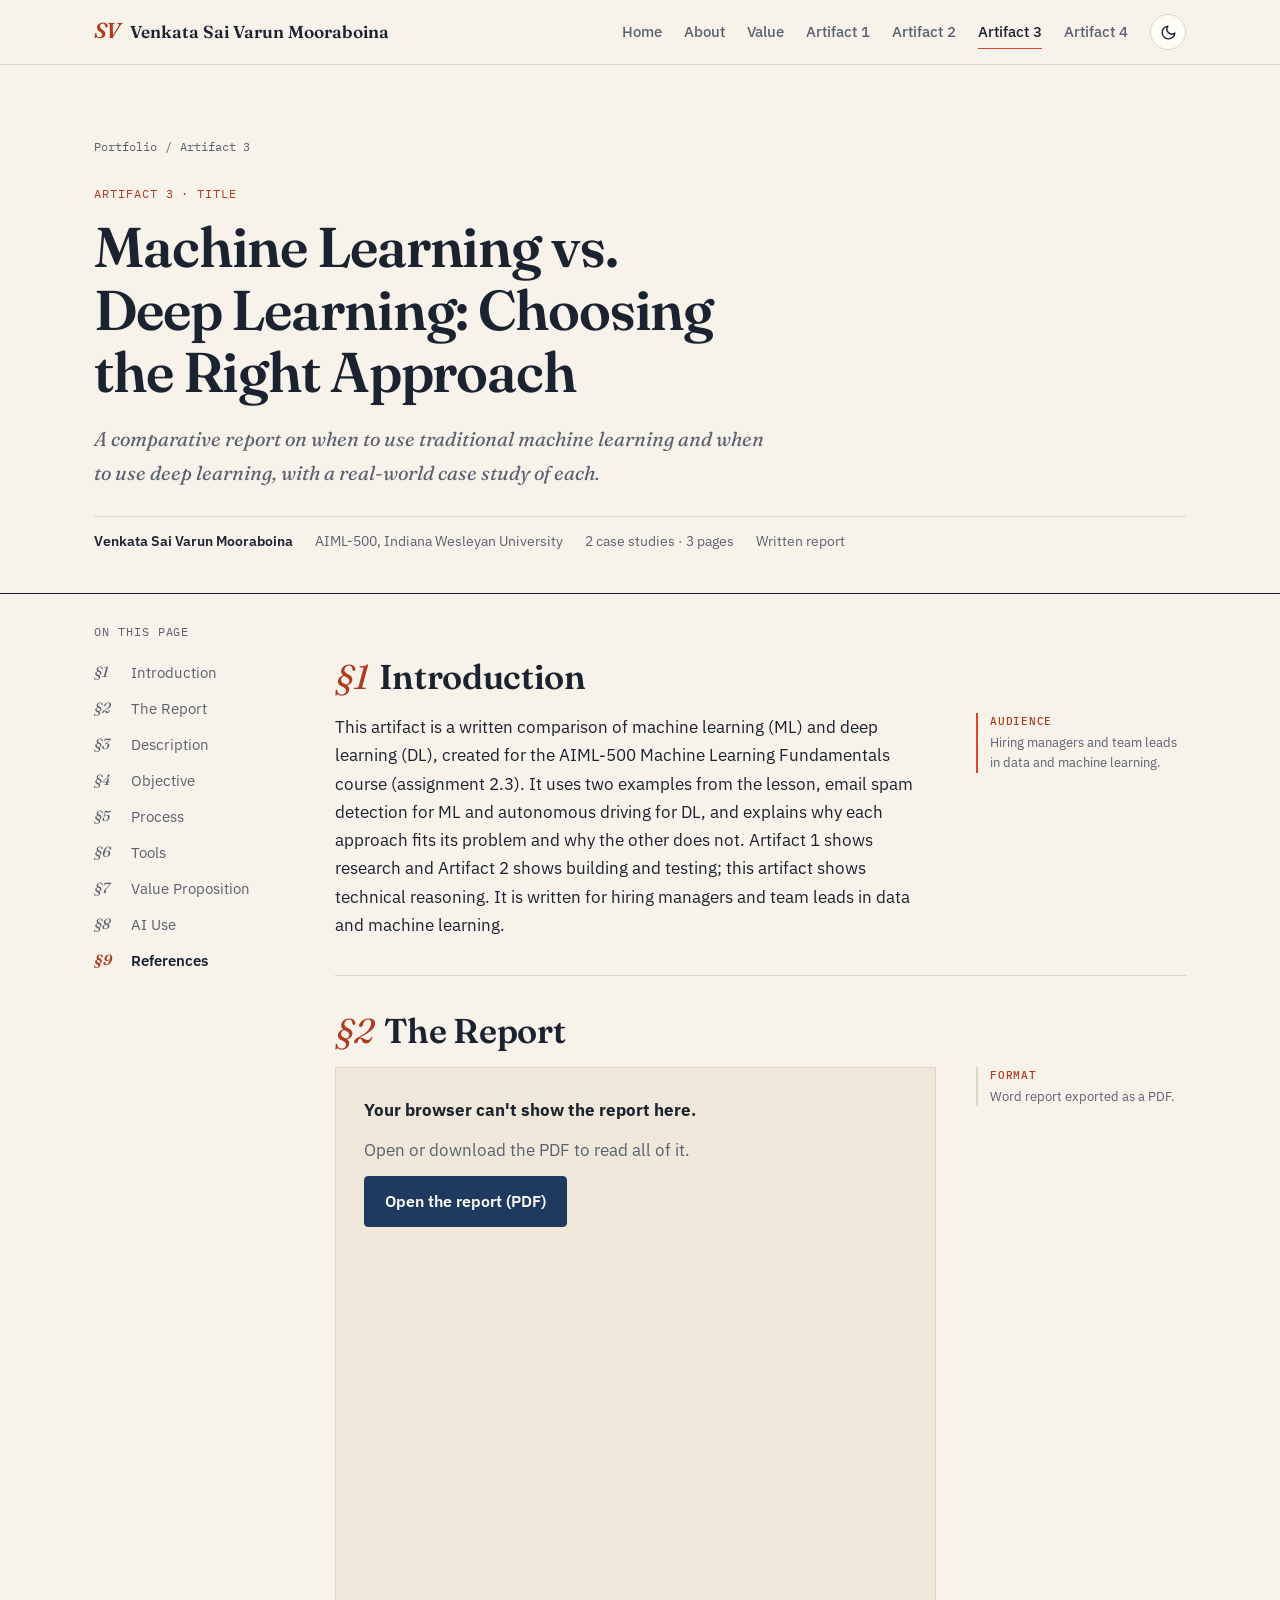
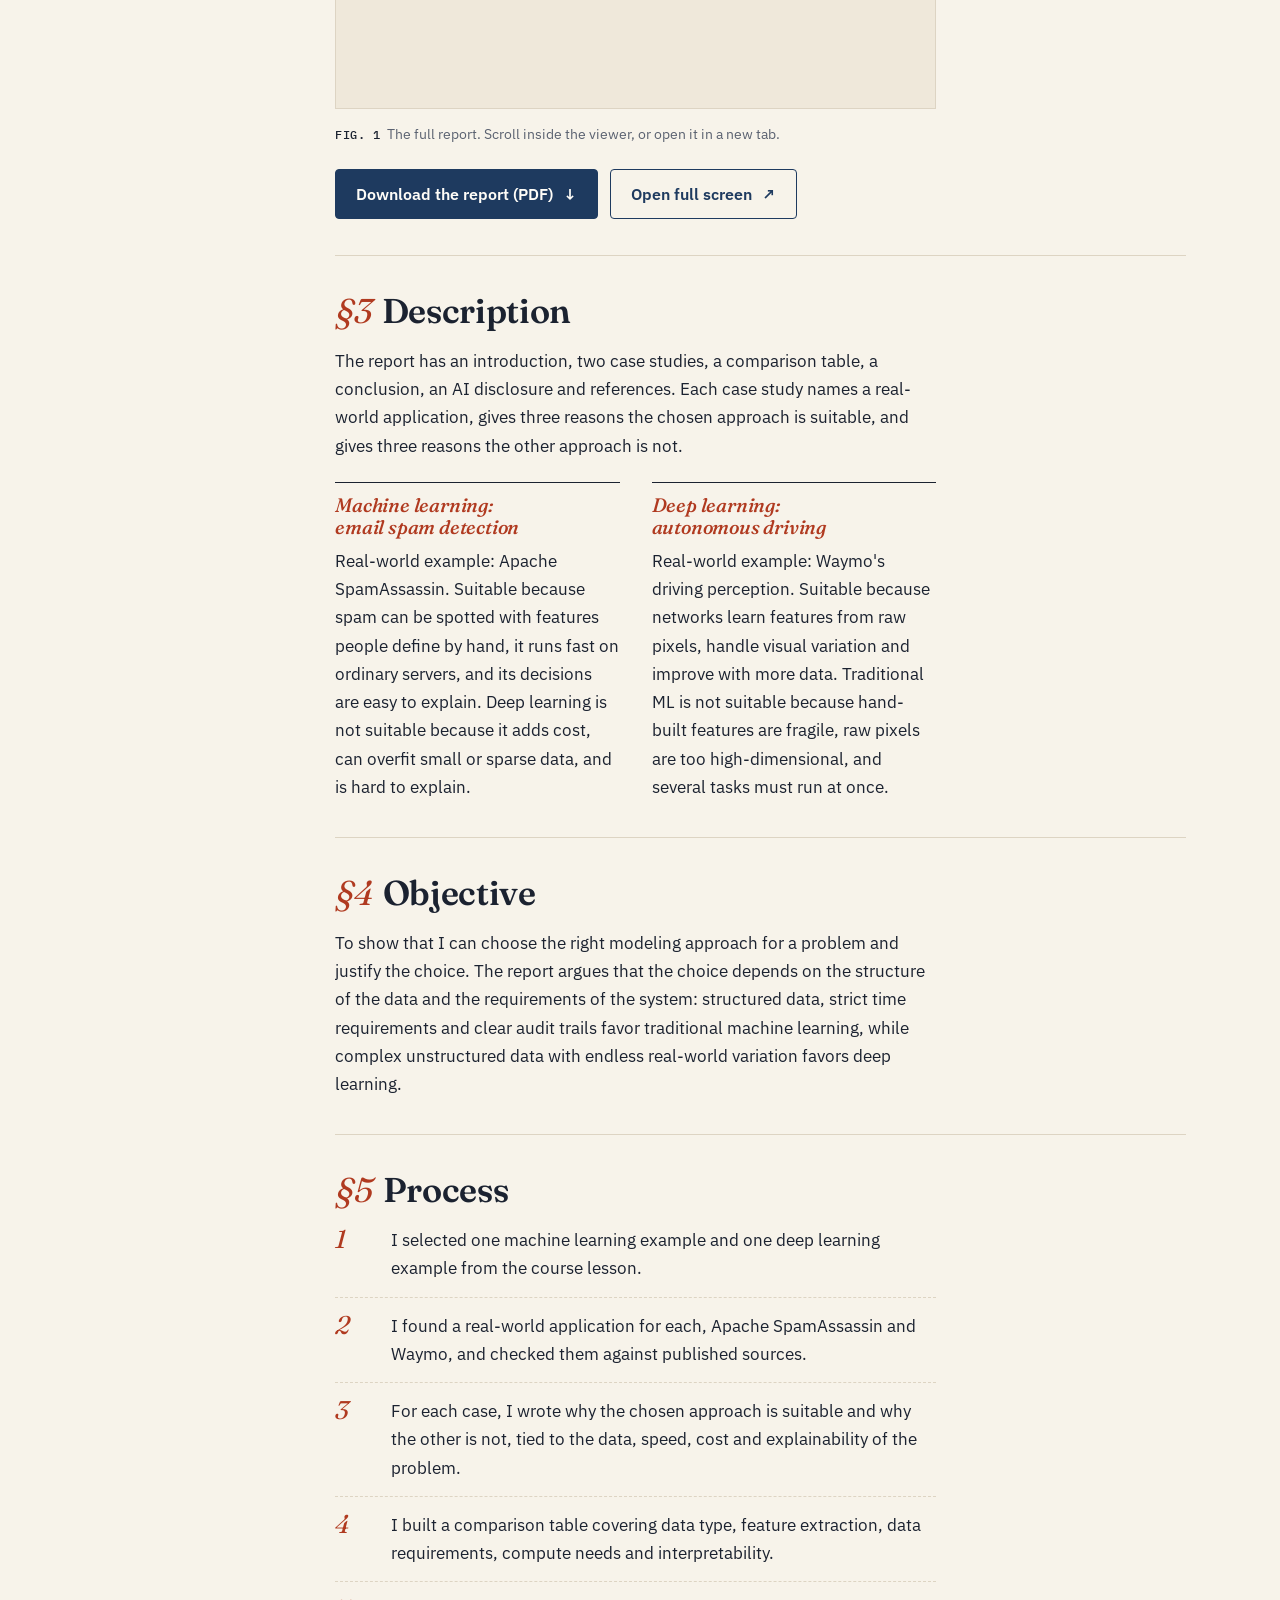
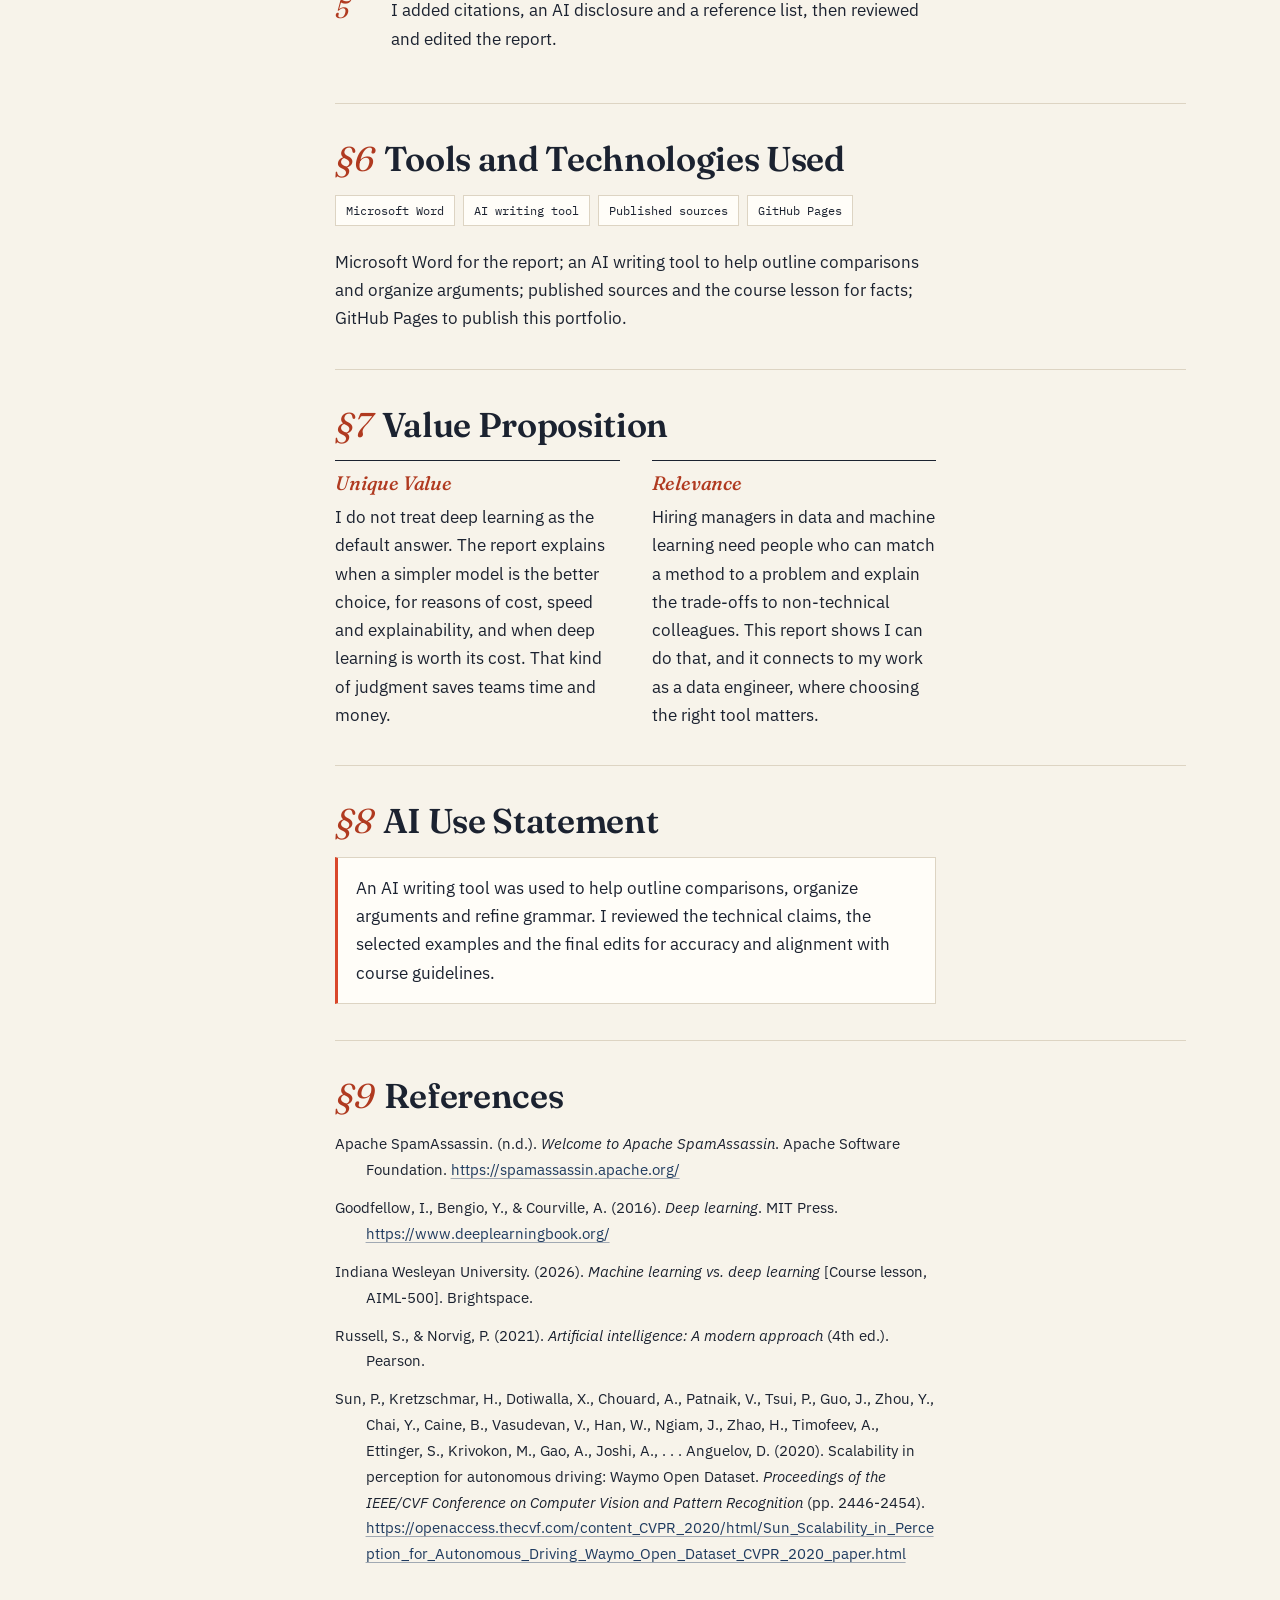
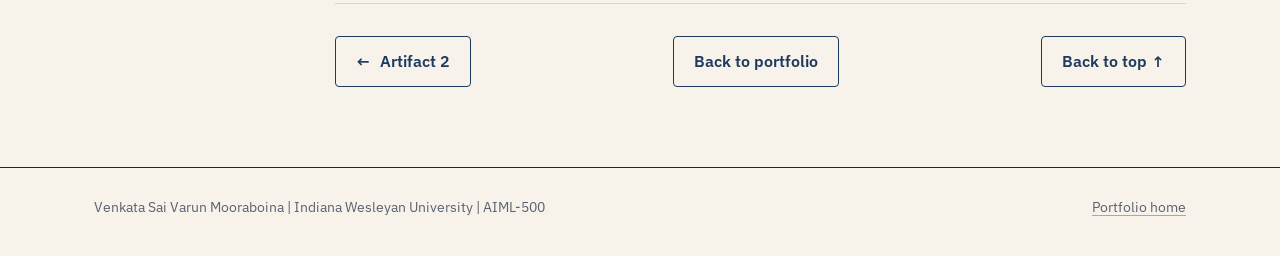
<file: artifact-3.html>
<!DOCTYPE html>
<html lang="en">

<head>
  <meta charset="utf-8">
  <meta name="viewport" content="width=device-width, initial-scale=1">
  <title>Artifact 3: Machine Learning vs. Deep Learning - Venkata Sai Varun Mooraboina</title>
  <meta name="description"
    content="A comparative report on when to use traditional machine learning and when to use deep learning, with a real-world case study of each.">
  <meta name="author" content="Venkata Sai Varun Mooraboina">
  <meta property="og:type" content="article">
  <meta property="og:title" content="Machine Learning vs. Deep Learning: Choosing the Right Approach">
  <meta property="og:description"
    content="A comparative report on when to use traditional machine learning and when to use deep learning, with a real-world case study of each.">
  <meta name="theme-color" content="#F7F3EA">
  <link rel="icon"
    href="data:image/svg+xml,%3Csvg xmlns='http://www.w3.org/2000/svg' viewBox='0 0 64 64'%3E%3Crect width='64' height='64' rx='14' fill='%231E3A5F'/%3E%3Ctext x='32' y='43' font-family='Georgia,serif' font-style='italic' font-weight='700' font-size='30' text-anchor='middle' fill='%23FFFDF8'%3ESV%3C/text%3E%3Ccircle cx='50' cy='48' r='4' fill='%23D9472B'/%3E%3C/svg%3E">
  <script>try { var t = localStorage.getItem("theme"); if (t) document.documentElement.setAttribute("data-theme", t) } catch (e) { }</script>
  <link rel="preconnect" href="https://fonts.googleapis.com">
  <link rel="preconnect" href="https://fonts.gstatic.com" crossorigin>
  <link rel="stylesheet"
    href="https://fonts.googleapis.com/css2?family=Fraunces:ital,opsz,wght@0,9..144,400;0,9..144,600;1,9..144,400;1,9..144,500;1,9..144,600&family=IBM+Plex+Sans:wght@400;500;600&family=IBM+Plex+Mono:wght@400;500&display=swap">
  <link rel="stylesheet" href="style.css">
</head>

<body>
  <a class="skip" href="#main">Skip to content</a>

  <header class="top">
    <div class="wrap nav">
      <a class="brand" href="index.html" aria-label="Venkata Sai Varun Mooraboina, home">
        <span class="brand-mark" aria-hidden="true">SV</span>
        <span class="brand-name">Venkata Sai Varun Mooraboina</span>
        <span class="brand-short" aria-hidden="true">Sai Varun</span>
      </a>
      <nav class="nav-links" aria-label="Main">
        <a href="index.html">Home</a>
        <a class="hide-sm" href="index.html#about">About</a>
        <a class="hide-sm" href="index.html#value">Value</a>
        <a href="artifact-1.html">Artifact 1</a>
        <a href="artifact-2.html">Artifact 2</a>
        <a href="artifact-3.html" aria-current="page">Artifact 3</a>
        <a href="artifact-4.html">Artifact 4</a>
        <button class="theme-toggle" type="button" aria-label="Switch theme">
          <svg class="moon" viewBox="0 0 24 24" fill="none" stroke="currentColor" stroke-width="2"
            stroke-linecap="round" stroke-linejoin="round" aria-hidden="true">
            <path d="M21 12.8A9 9 0 1 1 11.2 3a7 7 0 0 0 9.8 9.8z" />
          </svg>
          <svg class="sun" viewBox="0 0 24 24" fill="none" stroke="currentColor" stroke-width="2" stroke-linecap="round"
            aria-hidden="true">
            <circle cx="12" cy="12" r="4" />
            <path
              d="M12 2v2M12 20v2M4.9 4.9l1.4 1.4M17.7 17.7l1.4 1.4M2 12h2M20 12h2M4.9 19.1l1.4-1.4M17.7 6.3l1.4-1.4" />
          </svg>
        </button>
      </nav>
    </div>
  </header>

  <main id="main">
    <header class="paper-head">
      <div class="wrap">
        <nav class="crumbs" aria-label="Breadcrumb"><a href="index.html">Portfolio</a><span
            aria-hidden="true">/</span><span>Artifact 3</span></nav>
        <p class="label accent">Artifact 3 · Title</p>
        <h1>Machine Learning vs. Deep Learning: Choosing the Right Approach</h1>
        <p class="standfirst">A comparative report on when to use traditional machine learning and when to use deep
          learning, with a real-world case study of each.</p>
        <ul class="paper-meta" aria-label="Artifact details">
          <li><b>Venkata Sai Varun Mooraboina</b></li>
          <li>AIML-500, Indiana Wesleyan University</li>
          <li>2 case studies · 3 pages</li>
          <li>Written report</li>
        </ul>
      </div>
    </header>

    <div class="wrap layout">
      <nav class="toc" aria-label="On this page">
        <p class="label">On this page</p>
        <ol>
          <li><a href="#introduction">Introduction</a></li>
          <li><a href="#documentation">The Report</a></li>
          <li><a href="#description">Description</a></li>
          <li><a href="#objective">Objective</a></li>
          <li><a href="#process">Process</a></li>
          <li><a href="#tools">Tools</a></li>
          <li><a href="#value">Value Proposition</a></li>
          <li><a href="#ai-use">AI Use</a></li>
          <li><a href="#references">References</a></li>
        </ol>
      </nav>

      <div class="content">
        <section class="part" id="introduction" aria-labelledby="introduction-h">
          <h2 id="introduction-h"><span class="sec-no" aria-hidden="true">§1</span>Introduction</h2>
          <div class="part-body">
            <p>This artifact is a written comparison of machine learning (ML) and deep learning (DL), created for the
              AIML-500 Machine Learning Fundamentals course (assignment 2.3). It uses two examples from the lesson,
              email spam detection for ML and autonomous driving for DL, and explains why each approach fits its problem
              and why the other does not. Artifact 1 shows research and Artifact 2 shows building and testing; this
              artifact shows technical reasoning. It is written for hiring managers and team leads in data and machine
              learning.</p>
          </div>
          <aside class="notes" aria-label="Notes">
            <p class="note lit"><b>Audience</b>Hiring managers and team leads in data and machine learning.</p>
          </aside>
        </section>

        <section class="part" id="documentation" aria-labelledby="documentation-h">
          <h2 id="documentation-h"><span class="sec-no" aria-hidden="true">§2</span>The Report</h2>
          <div class="part-body">
            <figure>
              <div class="viewer-wrap">
                <object class="viewer" data="assets/ML_vs_DL_Report.pdf#view=FitH" type="application/pdf"
                  aria-label="Machine learning versus deep learning report">
                  <div class="viewer-fallback">
                    <p><strong>Your browser can't show the report here.</strong></p>
                    <p class="muted">Open or download the PDF to read all of it.</p>
                    <a class="btn btn-ink" href="assets/ML_vs_DL_Report.pdf">Open the report (PDF)</a>
                  </div>
                </object>
              </div>
              <figcaption class="figcap"><b>Fig. 1</b>The full report. Scroll inside the viewer, or open it in a new
                tab.</figcaption>
            </figure>
            <div class="btn-row">
              <a class="btn btn-ink" href="assets/ML_vs_DL_Report.pdf" download>Download the report (PDF) <span
                  class="arr" aria-hidden="true">↓</span></a>
              <a class="btn btn-line" href="assets/ML_vs_DL_Report.pdf" target="_blank" rel="noopener">Open full screen
                <span class="arr" aria-hidden="true">↗</span></a>
            </div>
          </div>
          <aside class="notes" aria-label="Notes">
            <p class="note"><b>Format</b>Word report exported as a PDF.</p>
          </aside>
        </section>

        <section class="part" id="description" aria-labelledby="description-h">
          <h2 id="description-h"><span class="sec-no" aria-hidden="true">§3</span>Description</h2>
          <div class="part-body">
            <p>The report has an introduction, two case studies, a comparison table, a conclusion, an AI disclosure and
              references. Each case study names a real-world application, gives three reasons the chosen approach is
              suitable, and gives three reasons the other approach is not.</p>
            <div class="duo">
              <div>
                <h3>Machine learning: email spam detection</h3>
                <p>Real-world example: Apache SpamAssassin. Suitable because spam can be spotted with features people
                  define by hand, it runs fast on ordinary servers, and its decisions are easy to explain. Deep learning
                  is not suitable because it adds cost, can overfit small or sparse data, and is hard to explain.</p>
              </div>
              <div>
                <h3>Deep learning: autonomous driving</h3>
                <p>Real-world example: Waymo's driving perception. Suitable because networks learn features from raw
                  pixels, handle visual variation and improve with more data. Traditional ML is not suitable because
                  hand-built features are fragile, raw pixels are too high-dimensional, and several tasks must run at
                  once.</p>
              </div>
            </div>
          </div>
        </section>

        <section class="part" id="objective" aria-labelledby="objective-h">
          <h2 id="objective-h"><span class="sec-no" aria-hidden="true">§4</span>Objective</h2>
          <div class="part-body">
            <p>To show that I can choose the right modeling approach for a problem and justify the choice. The report
              argues that the choice depends on the structure of the data and the requirements of the system: structured
              data, strict time requirements and clear audit trails favor traditional machine learning, while complex
              unstructured data with endless real-world variation favors deep learning.</p>
          </div>
        </section>

        <section class="part" id="process" aria-labelledby="process-h">
          <h2 id="process-h"><span class="sec-no" aria-hidden="true">§5</span>Process</h2>
          <div class="part-body">
            <ol class="steps">
              <li>I selected one machine learning example and one deep learning example from the course lesson.</li>
              <li>I found a real-world application for each, Apache SpamAssassin and Waymo, and checked them against
                published sources.</li>
              <li>For each case, I wrote why the chosen approach is suitable and why the other is not, tied to the data,
                speed, cost and explainability of the problem.</li>
              <li>I built a comparison table covering data type, feature extraction, data requirements, compute needs
                and interpretability.</li>
              <li>I added citations, an AI disclosure and a reference list, then reviewed and edited the report.</li>
            </ol>
          </div>
        </section>

        <section class="part" id="tools" aria-labelledby="tools-h">
          <h2 id="tools-h"><span class="sec-no" aria-hidden="true">§6</span>Tools and Technologies Used</h2>
          <div class="part-body">
            <ul class="tools" aria-hidden="true">
              <li>Microsoft Word</li>
              <li>AI writing tool</li>
              <li>Published sources</li>
              <li>GitHub Pages</li>
            </ul>
            <p>Microsoft Word for the report; an AI writing tool to help outline comparisons and organize arguments;
              published sources and the course lesson for facts; GitHub Pages to publish this portfolio.</p>
          </div>
        </section>

        <section class="part" id="value" aria-labelledby="value-h">
          <h2 id="value-h"><span class="sec-no" aria-hidden="true">§7</span>Value Proposition</h2>
          <div class="part-body">
            <div class="duo">
              <div>
                <h3>Unique Value</h3>
                <p>I do not treat deep learning as the default answer. The report explains when a simpler model is the
                  better choice, for reasons of cost, speed and explainability, and when deep learning is worth its
                  cost. That kind of judgment saves teams time and money.</p>
              </div>
              <div>
                <h3>Relevance</h3>
                <p>Hiring managers in data and machine learning need people who can match a method to a problem and
                  explain the trade-offs to non-technical colleagues. This report shows I can do that, and it connects
                  to my work as a data engineer, where choosing the right tool matters.</p>
              </div>
            </div>
          </div>
        </section>

        <section class="part" id="ai-use" aria-labelledby="ai-use-h">
          <h2 id="ai-use-h"><span class="sec-no" aria-hidden="true">§8</span>AI Use Statement</h2>
          <div class="part-body">
            <p class="boxed">An AI writing tool was used to help outline comparisons, organize arguments and refine
              grammar. I reviewed the technical claims, the selected examples and the final edits for accuracy and
              alignment with course guidelines.</p>
          </div>
        </section>

        <section class="part" id="references" aria-labelledby="references-h">
          <h2 id="references-h"><span class="sec-no" aria-hidden="true">§9</span>References</h2>
          <div class="part-body refs">
            <p>Apache SpamAssassin. (n.d.). <i>Welcome to Apache SpamAssassin</i>. Apache Software Foundation. <a
                href="https://spamassassin.apache.org/">https://spamassassin.apache.org/</a></p>
            <p>Goodfellow, I., Bengio, Y., &amp; Courville, A. (2016). <i>Deep learning</i>. MIT Press. <a
                href="https://www.deeplearningbook.org/">https://www.deeplearningbook.org/</a></p>
            <p>Indiana Wesleyan University. (2026). <i>Machine learning vs. deep learning</i> [Course lesson, AIML-500].
              Brightspace.</p>
            <p>Russell, S., &amp; Norvig, P. (2021). <i>Artificial intelligence: A modern approach</i> (4th ed.).
              Pearson.</p>
            <p>Sun, P., Kretzschmar, H., Dotiwalla, X., Chouard, A., Patnaik, V., Tsui, P., Guo, J., Zhou, Y., Chai, Y.,
              Caine, B., Vasudevan, V., Han, W., Ngiam, J., Zhao, H., Timofeev, A., Ettinger, S., Krivokon, M., Gao, A.,
              Joshi, A., . . . Anguelov, D. (2020). Scalability in perception for autonomous driving: Waymo Open
              Dataset. <i>Proceedings of the IEEE/CVF Conference on Computer Vision and Pattern Recognition</i> (pp.
              2446-2454). <a
                href="https://openaccess.thecvf.com/content_CVPR_2020/html/Sun_Scalability_in_Perception_for_Autonomous_Driving_Waymo_Open_Dataset_CVPR_2020_paper.html">https://openaccess.thecvf.com/content_CVPR_2020/html/Sun_Scalability_in_Perception_for_Autonomous_Driving_Waymo_Open_Dataset_CVPR_2020_paper.html</a>
            </p>
          </div>
        </section>

        <nav class="pager" aria-label="Portfolio pages">
          <a class="btn btn-line" href="artifact-2.html"><span aria-hidden="true">←</span> Artifact 2</a>
          <a class="btn btn-line" href="index.html">Back to portfolio</a>
          <a class="btn btn-line" href="#main">Back to top ↑</a>
        </nav>
      </div>
    </div>
  </main>

  <footer class="site">
    <div class="wrap foot">
      <span>Venkata Sai Varun Mooraboina | Indiana Wesleyan University | AIML-500</span>
      <a href="index.html">Portfolio home</a>
    </div>
  </footer>

  <script src="script.js" defer></script>
</body>

</html>
</file>
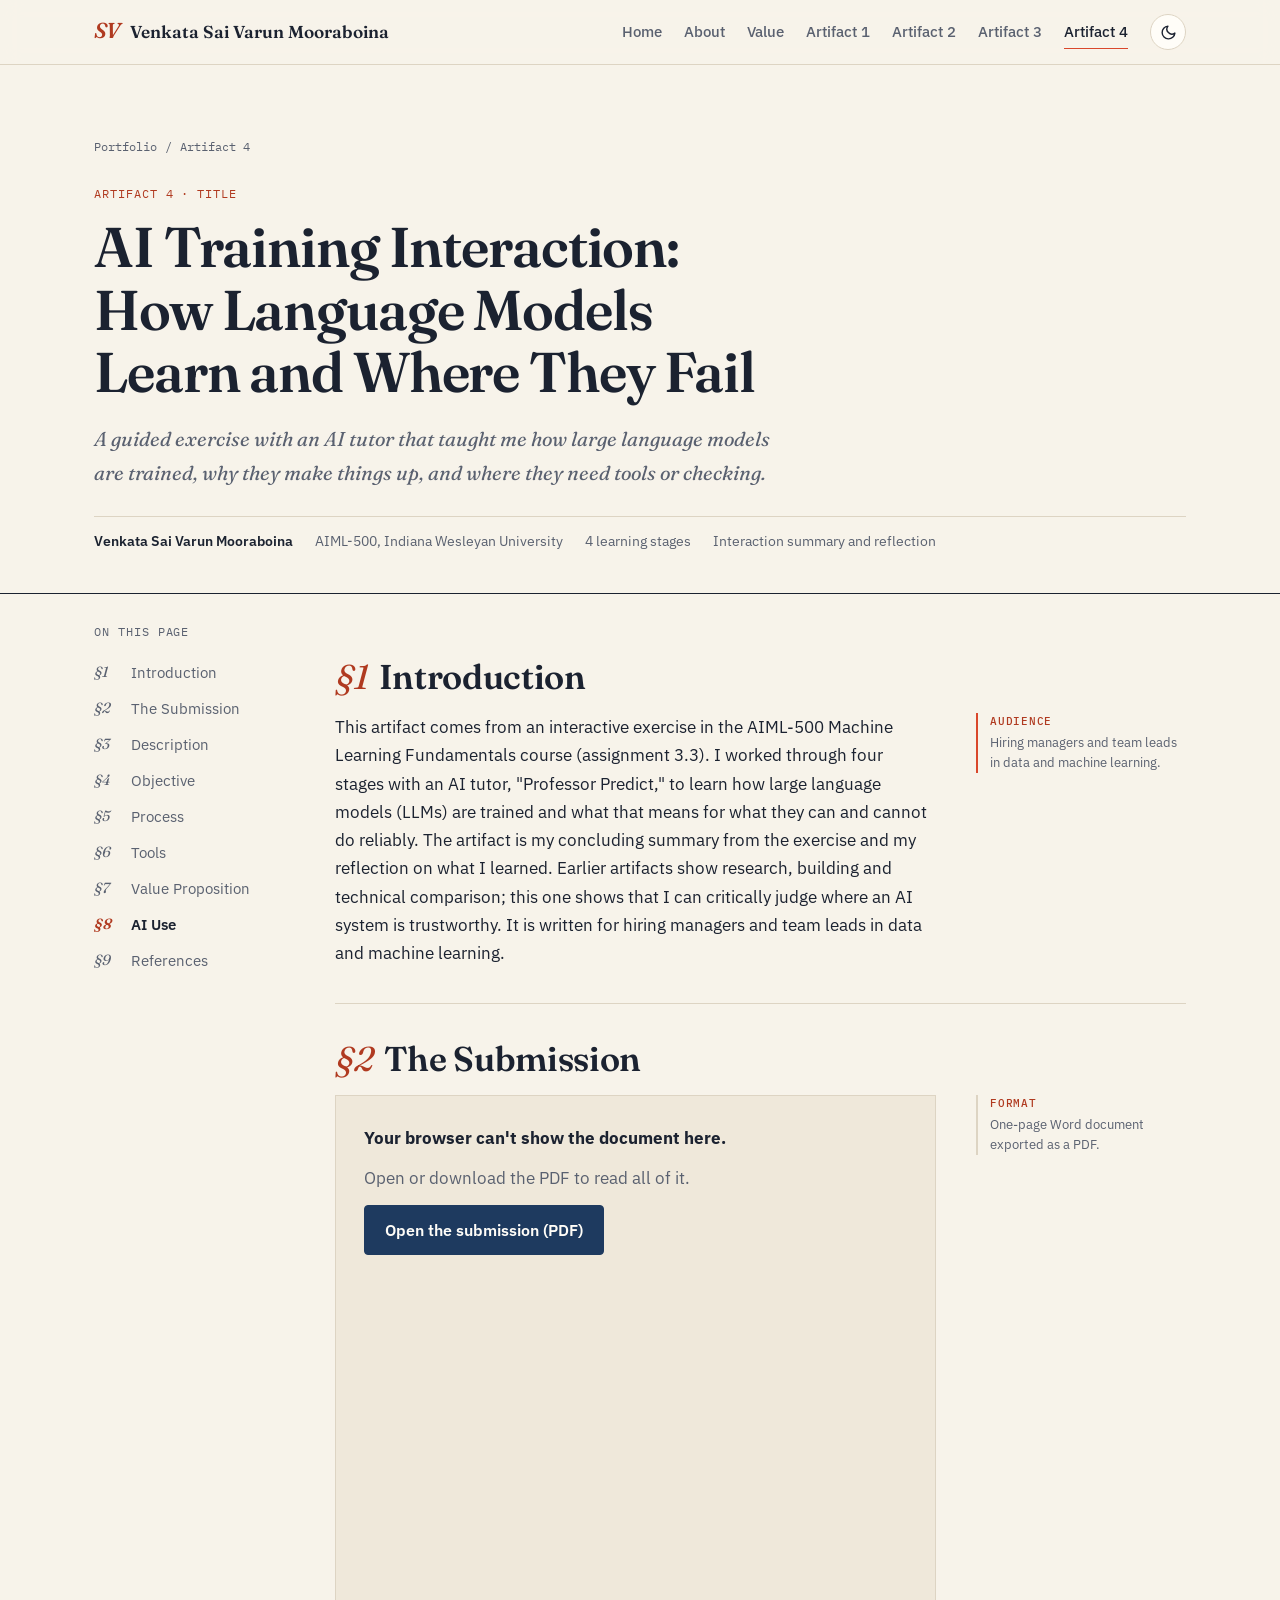
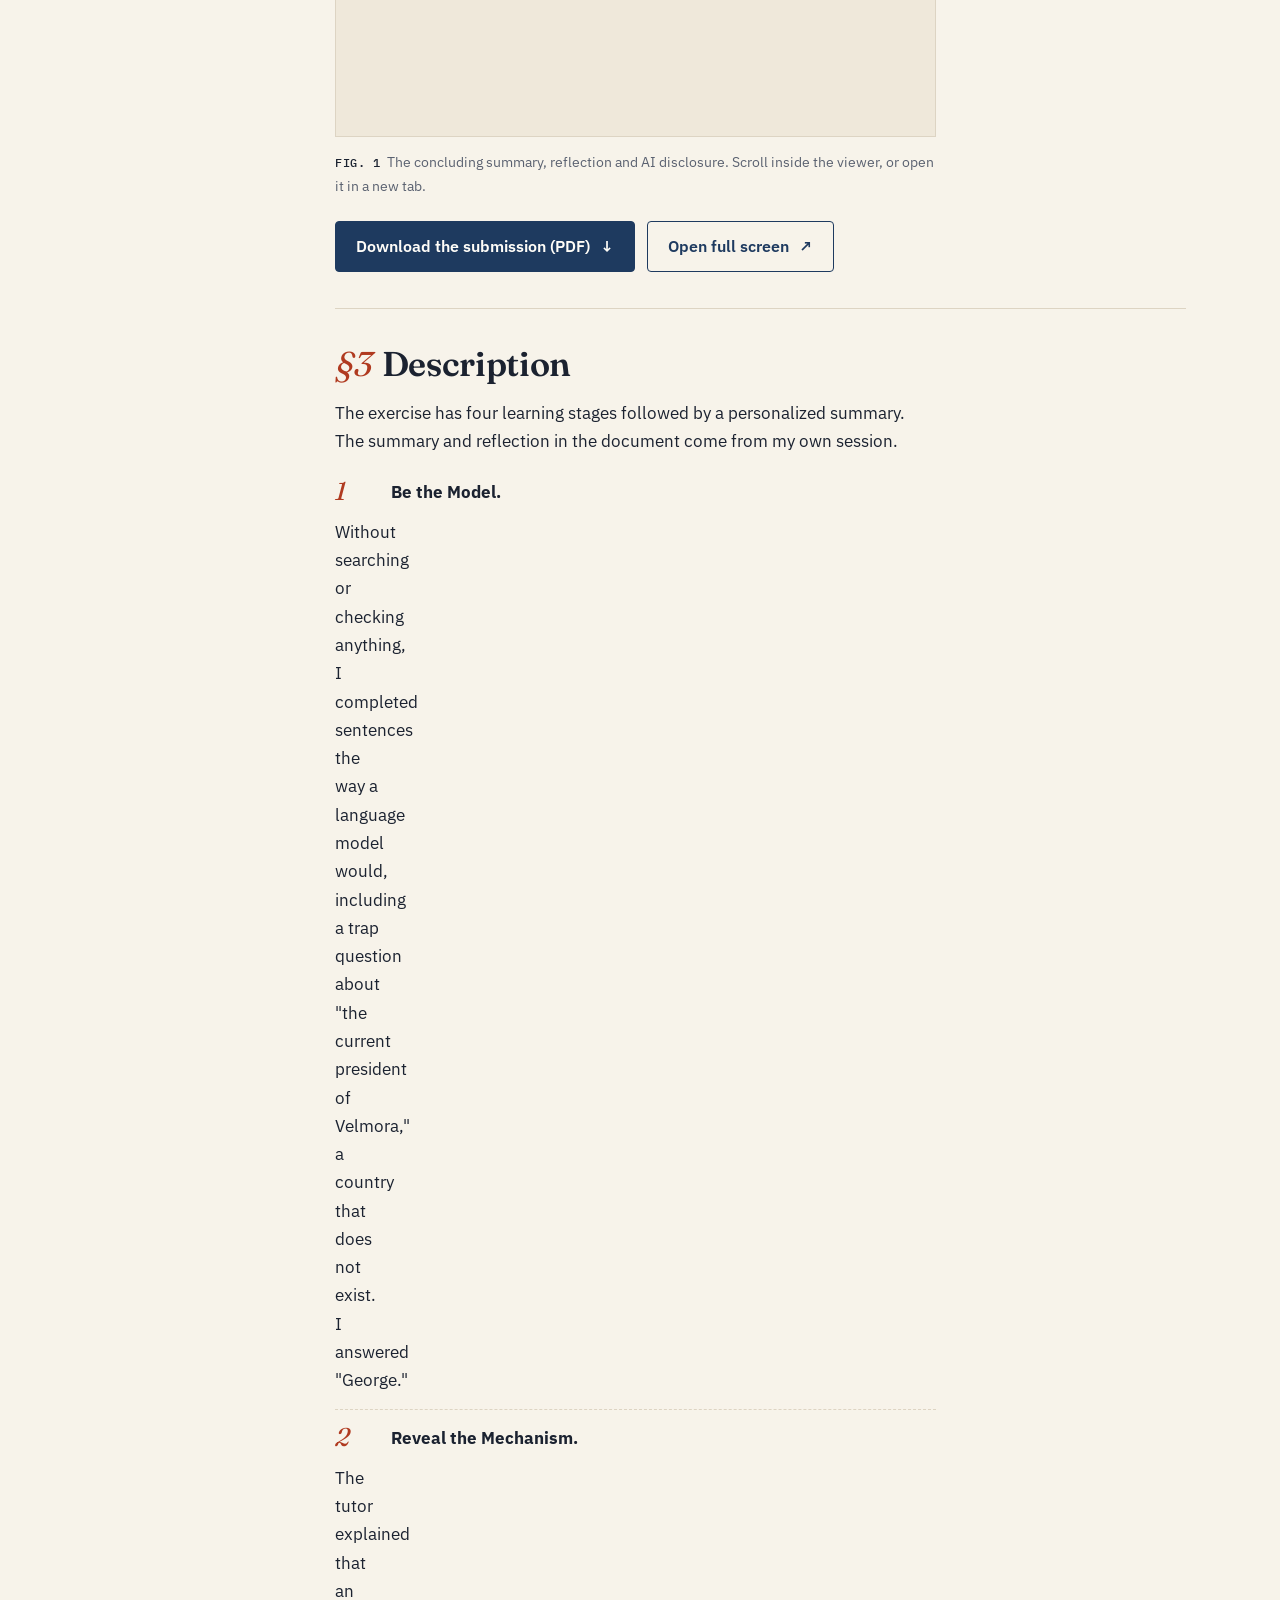
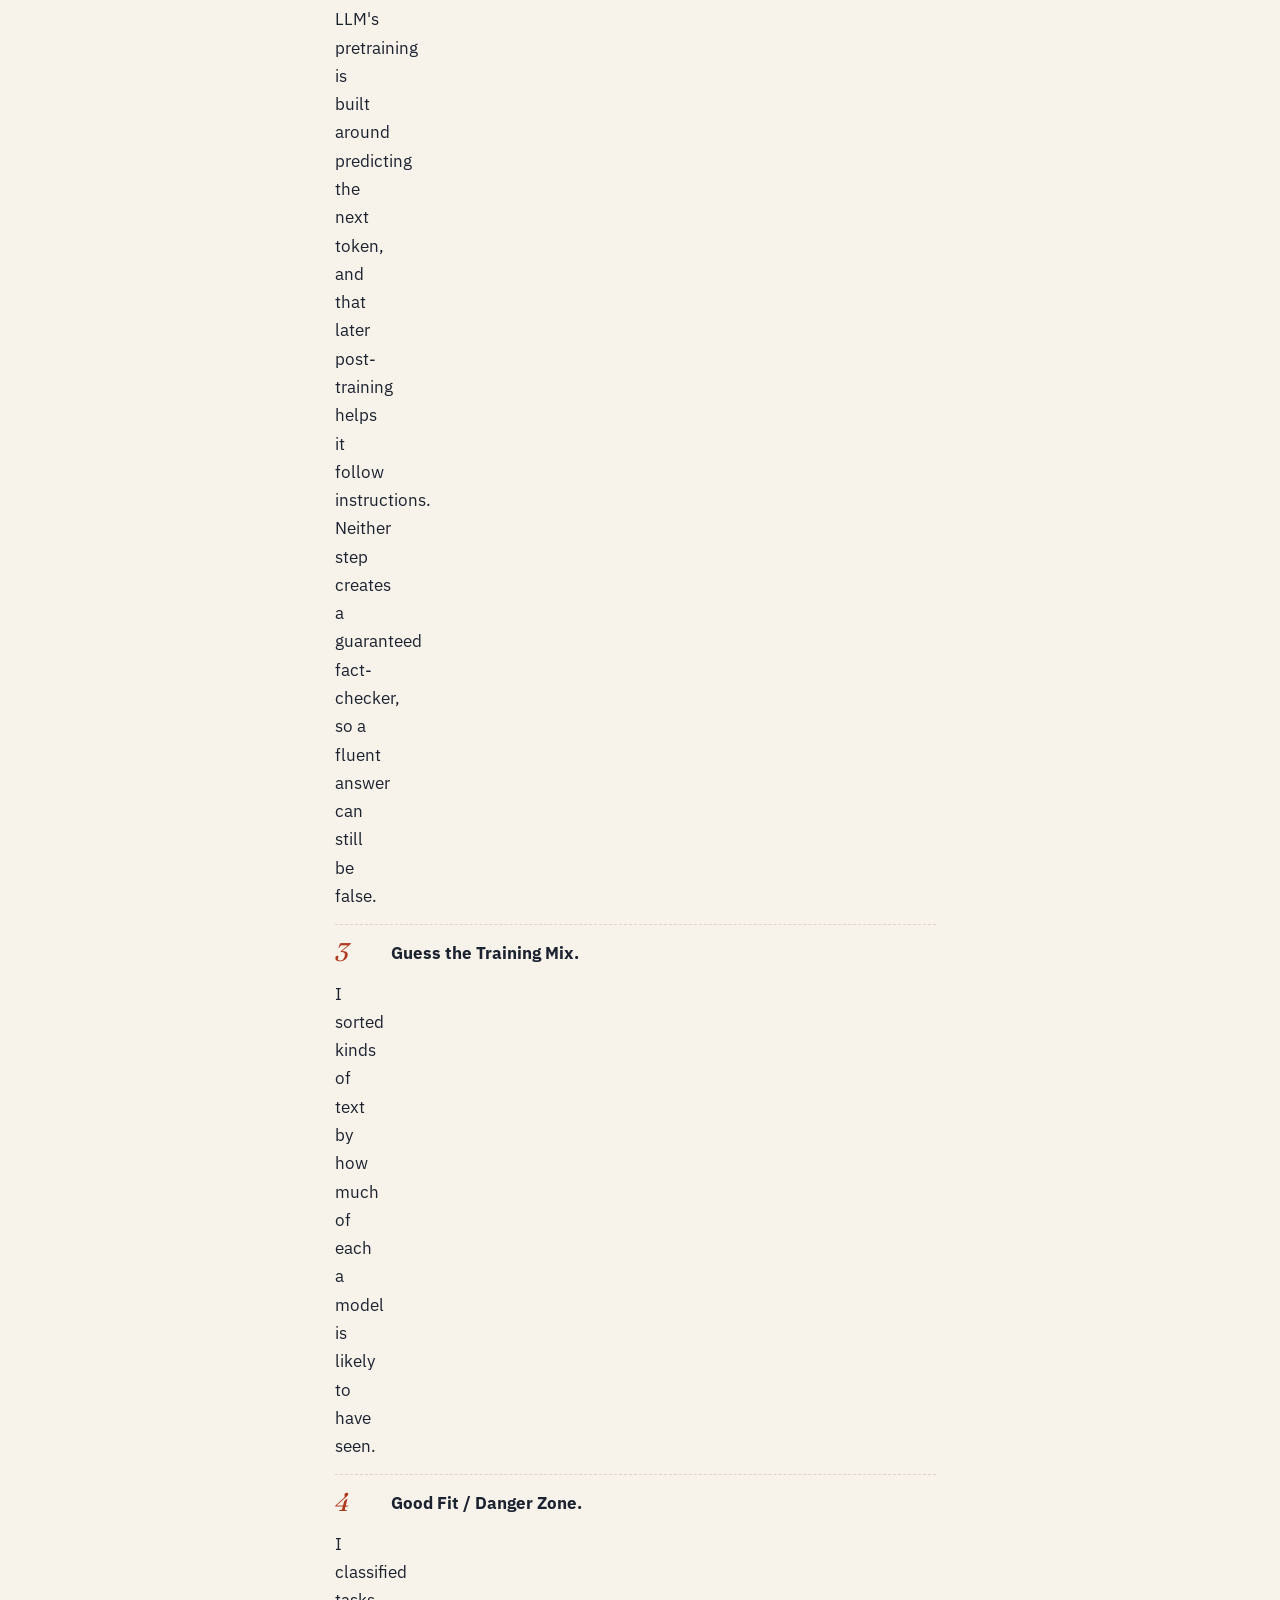
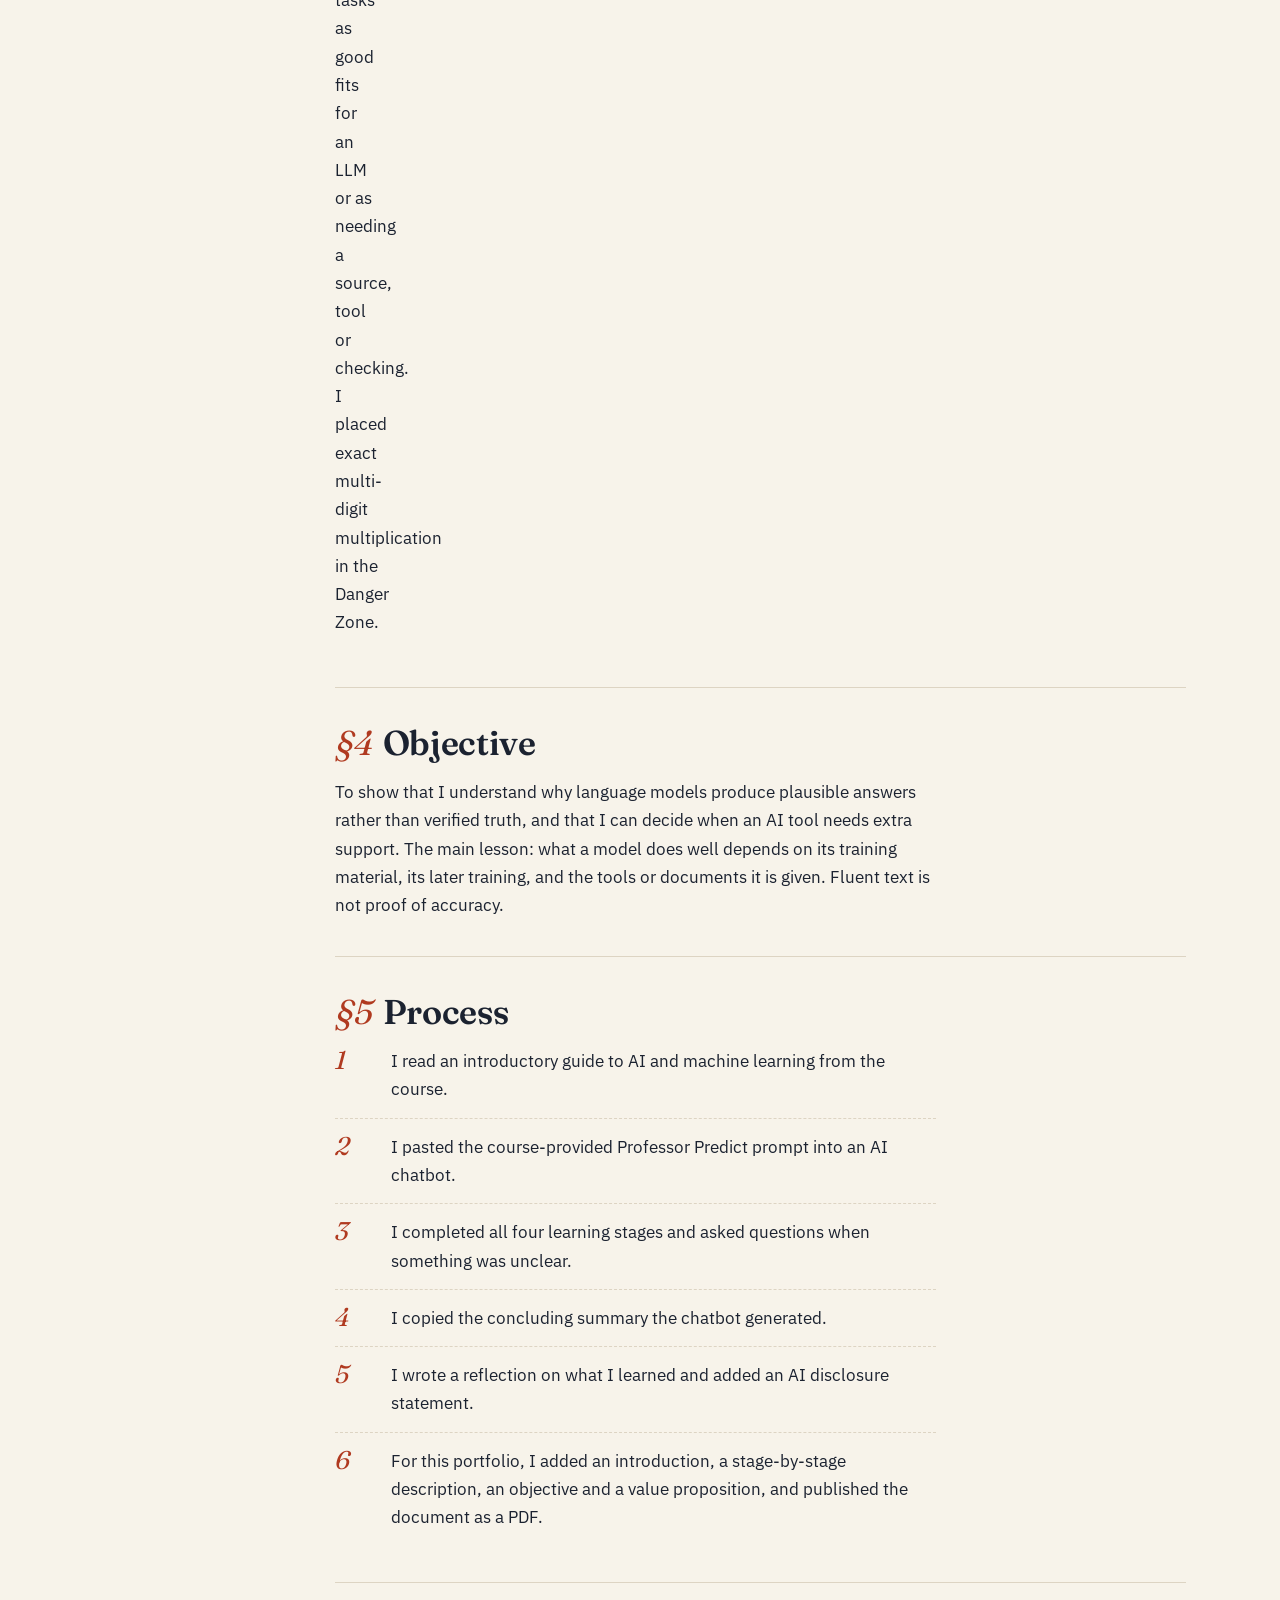
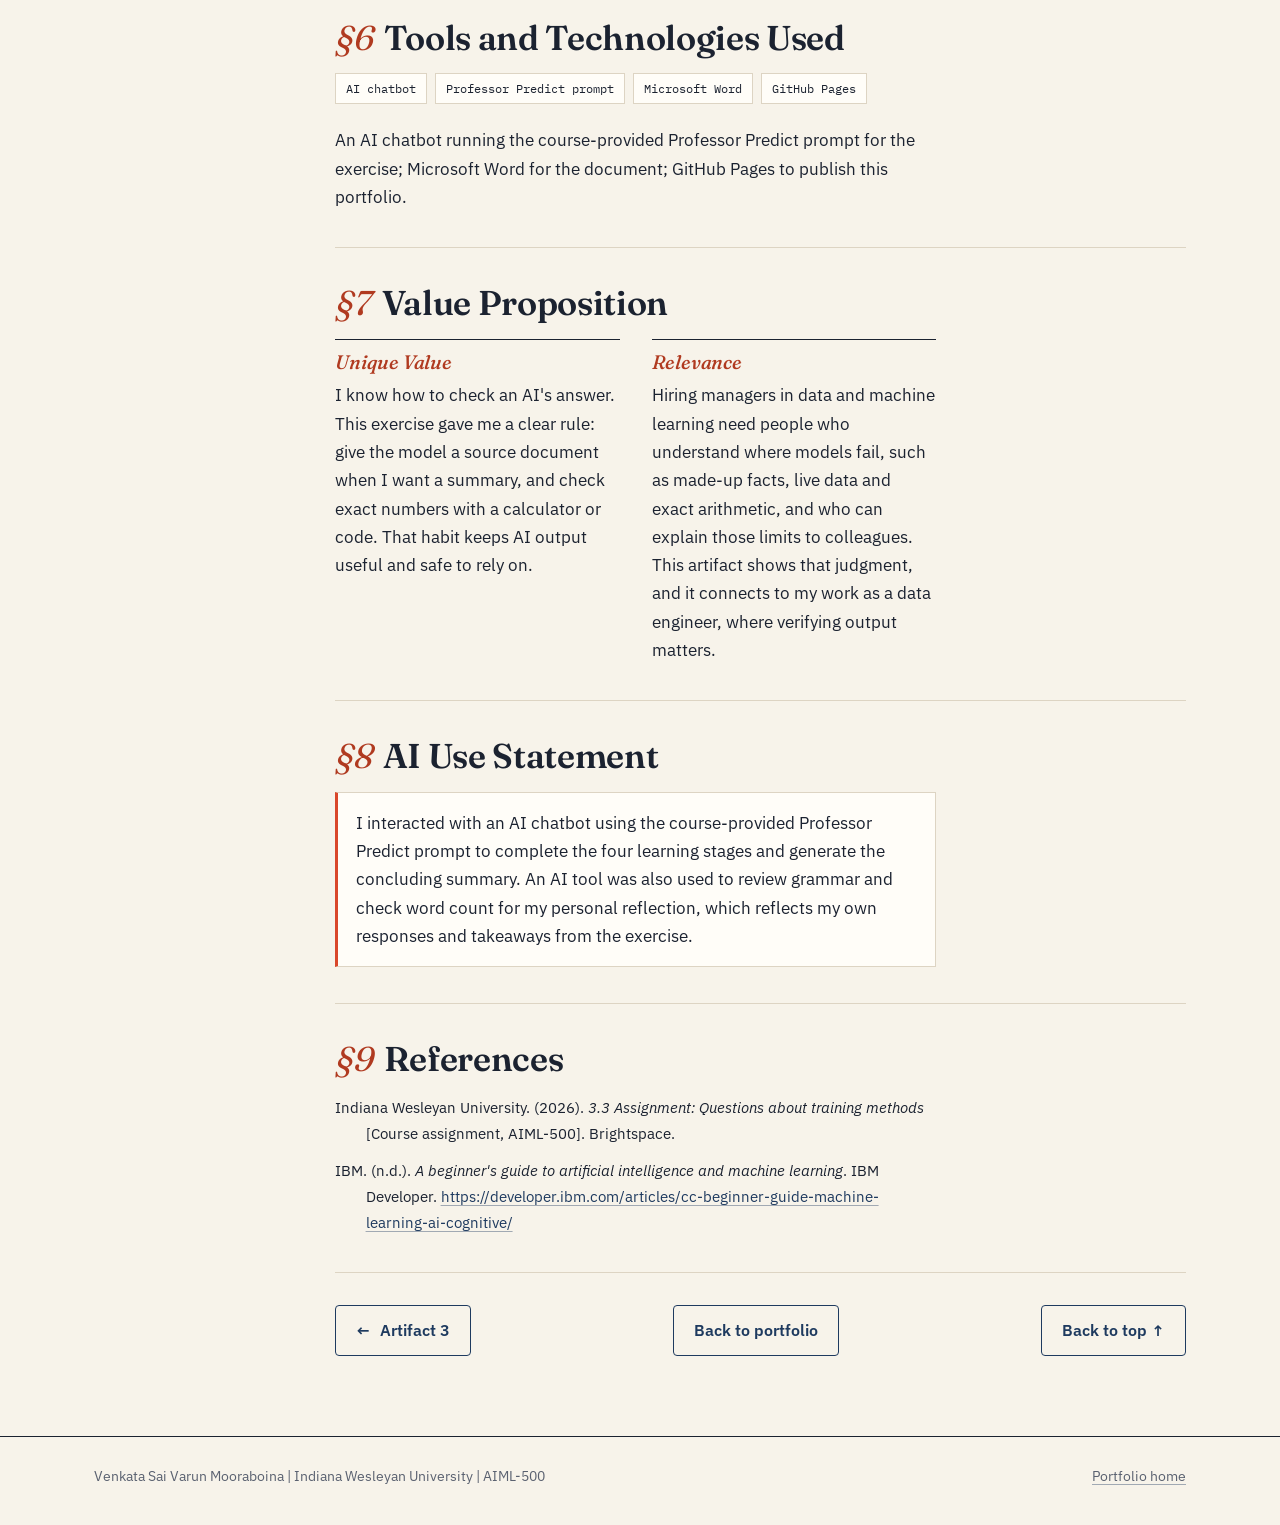
<file: artifact-4.html>
<!DOCTYPE html>
<html lang="en">

<head>
  <meta charset="utf-8">
  <meta name="viewport" content="width=device-width, initial-scale=1">
  <title>Artifact 4: AI Training Interaction - Venkata Sai Varun Mooraboina</title>
  <meta name="description"
    content="A guided exercise with an AI tutor that taught me how large language models are trained, why they make things up, and where they need tools or checking.">
  <meta name="author" content="Venkata Sai Varun Mooraboina">
  <meta property="og:type" content="article">
  <meta property="og:title" content="AI Training Interaction: How Language Models Learn and Where They Fail">
  <meta property="og:description"
    content="A guided exercise with an AI tutor that taught me how large language models are trained, why they make things up, and where they need tools or checking.">
  <meta name="theme-color" content="#F7F3EA">
  <link rel="icon"
    href="data:image/svg+xml,%3Csvg xmlns='http://www.w3.org/2000/svg' viewBox='0 0 64 64'%3E%3Crect width='64' height='64' rx='14' fill='%231E3A5F'/%3E%3Ctext x='32' y='43' font-family='Georgia,serif' font-style='italic' font-weight='700' font-size='30' text-anchor='middle' fill='%23FFFDF8'%3ESV%3C/text%3E%3Ccircle cx='50' cy='48' r='4' fill='%23D9472B'/%3E%3C/svg%3E">
  <script>try { var t = localStorage.getItem("theme"); if (t) document.documentElement.setAttribute("data-theme", t) } catch (e) { }</script>
  <link rel="preconnect" href="https://fonts.googleapis.com">
  <link rel="preconnect" href="https://fonts.gstatic.com" crossorigin>
  <link rel="stylesheet"
    href="https://fonts.googleapis.com/css2?family=Fraunces:ital,opsz,wght@0,9..144,400;0,9..144,600;1,9..144,400;1,9..144,500;1,9..144,600&family=IBM+Plex+Sans:wght@400;500;600&family=IBM+Plex+Mono:wght@400;500&display=swap">
  <link rel="stylesheet" href="style.css">
</head>

<body>
  <a class="skip" href="#main">Skip to content</a>

  <header class="top">
    <div class="wrap nav">
      <a class="brand" href="index.html" aria-label="Venkata Sai Varun Mooraboina, home">
        <span class="brand-mark" aria-hidden="true">SV</span>
        <span class="brand-name">Venkata Sai Varun Mooraboina</span>
        <span class="brand-short" aria-hidden="true">Sai Varun</span>
      </a>
      <nav class="nav-links" aria-label="Main">
        <a href="index.html">Home</a>
        <a class="hide-sm" href="index.html#about">About</a>
        <a class="hide-sm" href="index.html#value">Value</a>
        <a href="artifact-1.html">Artifact 1</a>
        <a href="artifact-2.html">Artifact 2</a>
        <a href="artifact-3.html">Artifact 3</a>
        <a href="artifact-4.html" aria-current="page">Artifact 4</a>
        <button class="theme-toggle" type="button" aria-label="Switch theme">
          <svg class="moon" viewBox="0 0 24 24" fill="none" stroke="currentColor" stroke-width="2"
            stroke-linecap="round" stroke-linejoin="round" aria-hidden="true">
            <path d="M21 12.8A9 9 0 1 1 11.2 3a7 7 0 0 0 9.8 9.8z" />
          </svg>
          <svg class="sun" viewBox="0 0 24 24" fill="none" stroke="currentColor" stroke-width="2" stroke-linecap="round"
            aria-hidden="true">
            <circle cx="12" cy="12" r="4" />
            <path
              d="M12 2v2M12 20v2M4.9 4.9l1.4 1.4M17.7 17.7l1.4 1.4M2 12h2M20 12h2M4.9 19.1l1.4-1.4M17.7 6.3l1.4-1.4" />
          </svg>
        </button>
      </nav>
    </div>
  </header>

  <main id="main">
    <header class="paper-head">
      <div class="wrap">
        <nav class="crumbs" aria-label="Breadcrumb"><a href="index.html">Portfolio</a><span
            aria-hidden="true">/</span><span>Artifact 4</span></nav>
        <p class="label accent">Artifact 4 · Title</p>
        <h1>AI Training Interaction: How Language Models Learn and Where They Fail</h1>
        <p class="standfirst">A guided exercise with an AI tutor that taught me how large language models are trained,
          why they make things up, and where they need tools or checking.</p>
        <ul class="paper-meta" aria-label="Artifact details">
          <li><b>Venkata Sai Varun Mooraboina</b></li>
          <li>AIML-500, Indiana Wesleyan University</li>
          <li>4 learning stages</li>
          <li>Interaction summary and reflection</li>
        </ul>
      </div>
    </header>

    <div class="wrap layout">
      <nav class="toc" aria-label="On this page">
        <p class="label">On this page</p>
        <ol>
          <li><a href="#introduction">Introduction</a></li>
          <li><a href="#documentation">The Submission</a></li>
          <li><a href="#description">Description</a></li>
          <li><a href="#objective">Objective</a></li>
          <li><a href="#process">Process</a></li>
          <li><a href="#tools">Tools</a></li>
          <li><a href="#value">Value Proposition</a></li>
          <li><a href="#ai-use">AI Use</a></li>
          <li><a href="#references">References</a></li>
        </ol>
      </nav>

      <div class="content">
        <section class="part" id="introduction" aria-labelledby="introduction-h">
          <h2 id="introduction-h"><span class="sec-no" aria-hidden="true">§1</span>Introduction</h2>
          <div class="part-body">
            <p>This artifact comes from an interactive exercise in the AIML-500 Machine Learning Fundamentals course
              (assignment 3.3). I worked through four stages with an AI tutor, "Professor Predict," to learn how large
              language models (LLMs) are trained and what that means for what they can and cannot do reliably. The
              artifact is my concluding summary from the exercise and my reflection on what I learned. Earlier artifacts
              show research, building and technical comparison; this one shows that I can critically judge where an AI
              system is trustworthy. It is written for hiring managers and team leads in data and machine learning.</p>
          </div>
          <aside class="notes" aria-label="Notes">
            <p class="note lit"><b>Audience</b>Hiring managers and team leads in data and machine learning.</p>
          </aside>
        </section>

        <section class="part" id="documentation" aria-labelledby="documentation-h">
          <h2 id="documentation-h"><span class="sec-no" aria-hidden="true">§2</span>The Submission</h2>
          <div class="part-body">
            <figure>
              <div class="viewer-wrap">
                <object class="viewer" data="assets/AI_Training_Interaction.pdf#view=FitH" type="application/pdf"
                  aria-label="AI training interaction submission">
                  <div class="viewer-fallback">
                    <p><strong>Your browser can't show the document here.</strong></p>
                    <p class="muted">Open or download the PDF to read all of it.</p>
                    <a class="btn btn-ink" href="assets/AI_Training_Interaction.pdf">Open the submission (PDF)</a>
                  </div>
                </object>
              </div>
              <figcaption class="figcap"><b>Fig. 1</b>The concluding summary, reflection and AI disclosure. Scroll
                inside the viewer, or open it in a new tab.</figcaption>
            </figure>
            <div class="btn-row">
              <a class="btn btn-ink" href="assets/AI_Training_Interaction.pdf" download>Download the submission (PDF)
                <span class="arr" aria-hidden="true">↓</span></a>
              <a class="btn btn-line" href="assets/AI_Training_Interaction.pdf" target="_blank" rel="noopener">Open full
                screen <span class="arr" aria-hidden="true">↗</span></a>
            </div>
          </div>
          <aside class="notes" aria-label="Notes">
            <p class="note"><b>Format</b>One-page Word document exported as a PDF.</p>
          </aside>
        </section>

        <section class="part" id="description" aria-labelledby="description-h">
          <h2 id="description-h"><span class="sec-no" aria-hidden="true">§3</span>Description</h2>
          <div class="part-body">
            <p>The exercise has four learning stages followed by a personalized summary. The summary and reflection in
              the document come from my own session.</p>
            <ol class="steps">
              <li><b>Be the Model.</b> Without searching or checking anything, I completed sentences the way a language model would, including a trap question about "the current president of Velmora," a country that does not exist. I answered "George."</li>
              <li><b>Reveal the Mechanism.</b> The tutor explained that an LLM's pretraining is built around predicting the next token, and that later post-training helps it follow instructions. Neither step creates a guaranteed fact-checker, so a fluent answer can still be false.</li>
              <li><b>Guess the Training Mix.</b> I sorted kinds of text by how much of each a model is likely to have
                seen.</li>
              <li><b>Good Fit / Danger Zone.</b> I classified tasks as good fits for an LLM or as needing a source, tool
                or checking. I placed exact multi-digit multiplication in the Danger Zone.</li>
            </ol>
          </div>
        </section>

        <section class="part" id="objective" aria-labelledby="objective-h">
          <h2 id="objective-h"><span class="sec-no" aria-hidden="true">§4</span>Objective</h2>
          <div class="part-body">
            <p>To show that I understand why language models produce plausible answers rather than verified truth, and
              that I can decide when an AI tool needs extra support. The main lesson: what a model does well depends on
              its training material, its later training, and the tools or documents it is given. Fluent text is not
              proof of accuracy.</p>
          </div>
        </section>

        <section class="part" id="process" aria-labelledby="process-h">
          <h2 id="process-h"><span class="sec-no" aria-hidden="true">§5</span>Process</h2>
          <div class="part-body">
            <ol class="steps">
              <li>I read an introductory guide to AI and machine learning from the course.</li>
              <li>I pasted the course-provided Professor Predict prompt into an AI chatbot.</li>
              <li>I completed all four learning stages and asked questions when something was unclear.</li>
              <li>I copied the concluding summary the chatbot generated.</li>
              <li>I wrote a reflection on what I learned and added an AI disclosure statement.</li>
              <li>For this portfolio, I added an introduction, a stage-by-stage description, an objective and a value
                proposition, and published the document as a PDF.</li>
            </ol>
          </div>
        </section>

        <section class="part" id="tools" aria-labelledby="tools-h">
          <h2 id="tools-h"><span class="sec-no" aria-hidden="true">§6</span>Tools and Technologies Used</h2>
          <div class="part-body">
            <ul class="tools" aria-hidden="true">
              <li>AI chatbot</li>
              <li>Professor Predict prompt</li>
              <li>Microsoft Word</li>
              <li>GitHub Pages</li>
            </ul>
            <p>An AI chatbot running the course-provided Professor Predict prompt for the exercise; Microsoft Word for
              the document; GitHub Pages to publish this portfolio.</p>
          </div>
        </section>

        <section class="part" id="value" aria-labelledby="value-h">
          <h2 id="value-h"><span class="sec-no" aria-hidden="true">§7</span>Value Proposition</h2>
          <div class="part-body">
            <div class="duo">
              <div>
                <h3>Unique Value</h3>
                <p>I know how to check an AI's answer. This exercise gave me a clear rule: give the model a source
                  document when I want a summary, and check exact numbers with a calculator or code. That habit keeps AI
                  output useful and safe to rely on.</p>
              </div>
              <div>
                <h3>Relevance</h3>
                <p>Hiring managers in data and machine learning need people who understand where models fail, such as
                  made-up facts, live data and exact arithmetic, and who can explain those limits to colleagues. This
                  artifact shows that judgment, and it connects to my work as a data engineer, where verifying output
                  matters.</p>
              </div>
            </div>
          </div>
        </section>

        <section class="part" id="ai-use" aria-labelledby="ai-use-h">
          <h2 id="ai-use-h"><span class="sec-no" aria-hidden="true">§8</span>AI Use Statement</h2>
          <div class="part-body">
            <p class="boxed">I interacted with an AI chatbot using the course-provided Professor Predict prompt to
              complete the four learning stages and generate the concluding summary. An AI tool was also used to review
              grammar and check word count for my personal reflection, which reflects my own responses and takeaways
              from the exercise.</p>
          </div>
        </section>

        <section class="part" id="references" aria-labelledby="references-h">
          <h2 id="references-h"><span class="sec-no" aria-hidden="true">§9</span>References</h2>
          <div class="part-body refs">
            <p>Indiana Wesleyan University. (2026). <i>3.3 Assignment: Questions about training methods</i> [Course
              assignment, AIML-500]. Brightspace.</p>
            <p>IBM. (n.d.). <i>A beginner's guide to artificial intelligence and machine learning</i>. IBM Developer. <a
                href="https://developer.ibm.com/articles/cc-beginner-guide-machine-learning-ai-cognitive/">https://developer.ibm.com/articles/cc-beginner-guide-machine-learning-ai-cognitive/</a>
            </p>
          </div>
        </section>

        <nav class="pager" aria-label="Portfolio pages">
          <a class="btn btn-line" href="artifact-3.html"><span aria-hidden="true">←</span> Artifact 3</a>
          <a class="btn btn-line" href="index.html">Back to portfolio</a>
          <a class="btn btn-line" href="#main">Back to top ↑</a>
        </nav>
      </div>
    </div>
  </main>

  <footer class="site">
    <div class="wrap foot">
      <span>Venkata Sai Varun Mooraboina | Indiana Wesleyan University | AIML-500</span>
      <a href="index.html">Portfolio home</a>
    </div>
  </footer>

  <script src="script.js" defer></script>
</body>

</html>
</file>
<file: style.css>
/* Professional Portfolio — Venkata Sai Varun Mooraboina
   "Research notebook": warm paper, ink blue, one vermilion accent.
   Fraunces (serif headings), IBM Plex Sans (body), IBM Plex Mono (labels).
   Light by default; a "night reading" dark theme follows the device or the toggle. */

:root {
  --paper: #F7F3EA;
  --paper-2: #EFE8DA;
  --card: #FFFDF8;
  --ink: #1B2230;
  --ink-blue: #1E3A5F;
  --muted: #5A6170;
  --line: #DDD4C3;
  --accent: #D9472B;
  --accent-text: #B03A20;
  --on-ink: #FFFDF8;
  --serif: "Fraunces", "Iowan Old Style", Georgia, serif;
  --sans: "IBM Plex Sans", "Helvetica Neue", Arial, system-ui, sans-serif;
  --mono: "IBM Plex Mono", ui-monospace, Menlo, monospace;
  --wrap: 1140px;
  color-scheme: light;
}

@media (prefers-color-scheme: dark) {
  :root:not([data-theme="light"]) {
    --paper: #14171C;
    --paper-2: #1A1E24;
    --card: #1D2229;
    --ink: #ECE7DC;
    --ink-blue: #A9C2E2;
    --muted: #A2A8B1;
    --line: #2E343D;
    --accent: #FF7A59;
    --accent-text: #FF8D70;
    --on-ink: #14171C;
    color-scheme: dark;
  }
}

:root[data-theme="dark"] {
  --paper: #14171C;
  --paper-2: #1A1E24;
  --card: #1D2229;
  --ink: #ECE7DC;
  --ink-blue: #A9C2E2;
  --muted: #A2A8B1;
  --line: #2E343D;
  --accent: #FF7A59;
  --accent-text: #FF8D70;
  --on-ink: #14171C;
  color-scheme: dark;
}

/* ---------- Base ---------- */
* {
  box-sizing: border-box;
}

html {
  scroll-behavior: smooth;
  scroll-padding-top: 80px;
}

body {
  margin: 0;
  background: var(--paper);
  color: var(--ink);
  font-family: var(--sans);
  font-size: 1.04rem;
  line-height: 1.7;
  -webkit-font-smoothing: antialiased;
  overflow-x: hidden;
}

a {
  color: var(--ink-blue);
  text-decoration-color: color-mix(in srgb, var(--ink-blue) 40%, transparent);
  text-underline-offset: 3px;
}

a:hover {
  color: var(--accent-text);
  text-decoration-color: currentColor;
}

:focus-visible {
  outline: 2px solid var(--accent);
  outline-offset: 3px;
  border-radius: 4px;
}

h1,
h2,
h3 {
  font-family: var(--serif);
  font-weight: 600;
  line-height: 1.12;
  letter-spacing: -0.01em;
  text-wrap: balance;
  margin: 0;
}

h1 {
  font-size: clamp(2.4rem, 6vw, 4.4rem);
  letter-spacing: -0.02em;
}

h2 {
  font-size: clamp(1.6rem, 3vw, 2.15rem);
}

h3 {
  font-size: 1.22rem;
}

p {
  margin: 0;
}

.wrap {
  max-width: var(--wrap);
  margin-inline: auto;
  padding-inline: 24px;
}

@media (max-width: 600px) {
  .wrap {
    padding-inline: 16px;
  }
}

.skip {
  position: absolute;
  left: 16px;
  top: -60px;
  z-index: 50;
  background: var(--ink-blue);
  color: var(--on-ink);
  padding: 10px 16px;
  border-radius: 6px;
  text-decoration: none;
  font-weight: 600;
}

.skip:focus {
  top: 12px;
  color: var(--on-ink);
}

.label {
  font-family: var(--mono);
  font-size: .74rem;
  letter-spacing: .08em;
  text-transform: uppercase;
  color: var(--muted);
  margin: 0;
}

.label.accent {
  color: var(--accent-text);
}

.muted {
  color: var(--muted);
}

.sec-no {
  font-family: var(--serif);
  font-style: italic;
  font-weight: 400;
  color: var(--accent-text);
  margin-right: .3em;
}

/* ---------- Buttons ---------- */
.btn {
  display: inline-flex;
  align-items: center;
  gap: 10px;
  padding: 11px 20px;
  border-radius: 4px;
  font: inherit;
  font-weight: 600;
  font-size: .98rem;
  text-decoration: none;
  cursor: pointer;
  border: 1.5px solid var(--ink-blue);
  transition: background .2s ease, color .2s ease, border-color .2s ease;
}

.btn-ink {
  background: var(--ink-blue);
  color: var(--on-ink);
}

.btn-ink:hover {
  background: var(--accent);
  border-color: var(--accent);
  color: var(--on-ink);
}

.btn-line {
  background: transparent;
  color: var(--ink-blue);
}

.btn-line:hover {
  border-color: var(--accent);
  color: var(--accent-text);
}

.btn .arr {
  transition: transform .2s ease;
}

.btn:hover .arr {
  transform: translateX(3px);
}

.btn-row {
  display: flex;
  flex-wrap: wrap;
  gap: 12px;
  align-items: center;
}

/* ---------- Header ---------- */
header.top {
  position: sticky;
  top: 0;
  z-index: 20;
  border-bottom: 1px solid var(--line);
  background: color-mix(in srgb, var(--paper) 88%, transparent);
  backdrop-filter: blur(10px);
  -webkit-backdrop-filter: blur(10px);
}

.nav {
  display: flex;
  align-items: center;
  justify-content: space-between;
  gap: 16px;
  padding-block: 14px;
}

.brand {
  display: flex;
  align-items: baseline;
  gap: 10px;
  min-width: 0;
  text-decoration: none;
  color: var(--ink);
}

.brand:hover {
  color: var(--ink);
}

.brand-mark {
  font-family: var(--serif);
  font-style: italic;
  font-weight: 600;
  font-size: 1.35rem;
  color: var(--accent-text);
  line-height: 1;
}

.brand-name {
  font-family: var(--serif);
  font-weight: 600;
  font-size: 1.08rem;
  white-space: nowrap;
  overflow: hidden;
  text-overflow: ellipsis;
}

.brand-short {
  display: none;
  font-family: var(--serif);
  font-weight: 600;
}

.nav-links {
  display: flex;
  align-items: center;
  gap: 22px;
}

.nav-links a {
  color: var(--muted);
  text-decoration: none;
  font-size: .95rem;
  font-weight: 500;
  white-space: nowrap;
  padding-block: 4px;
  border-bottom: 1.5px solid transparent;
}

.nav-links a:hover {
  color: var(--ink);
  border-bottom-color: var(--line);
}

.nav-links a[aria-current="page"] {
  color: var(--ink);
  border-bottom-color: var(--accent);
}

.theme-toggle {
  flex: none;
  width: 36px;
  height: 36px;
  border-radius: 50%;
  border: 1px solid var(--line);
  background: var(--card);
  color: var(--ink);
  display: grid;
  place-items: center;
  cursor: pointer;
}

.theme-toggle:hover {
  border-color: var(--accent);
}

.theme-toggle svg {
  width: 17px;
  height: 17px;
}

.theme-toggle .sun {
  display: none;
}

:root[data-theme="dark"] .theme-toggle .sun {
  display: block;
}

:root[data-theme="dark"] .theme-toggle .moon {
  display: none;
}

@media (max-width: 720px) {
  .nav-links {
    gap: 16px;
  }

  .nav-links .hide-sm,
  .brand-name {
    display: none;
  }

  .brand-short {
    display: inline;
  }
}

/* ---------- Home: masthead ---------- */
.masthead {
  padding-block: clamp(36px, 6vw, 72px) clamp(48px, 7vw, 80px);
}

.masthead-rule {
  display: flex;
  justify-content: space-between;
  flex-wrap: wrap;
  gap: 6px 20px;
  padding-block: 10px;
  border-block: 1px solid var(--ink);
  margin-bottom: clamp(28px, 5vw, 52px);
}

.masthead-grid {
  display: grid;
  grid-template-columns: 1.35fr .65fr;
  gap: clamp(24px, 5vw, 64px);
  align-items: end;
}

@media (max-width: 880px) {
  .masthead-grid {
    grid-template-columns: 1fr;
  }
}

.masthead-copy {
  display: grid;
  gap: 22px;
  min-width: 0;
}

.masthead h1 .tagline {
  display: block;
  font-style: italic;
  font-weight: 400;
  color: var(--accent-text);
  font-size: .5em;
  letter-spacing: -0.005em;
  margin-top: 14px;
}

.standfirst {
  font-size: 1.15rem;
  color: var(--muted);
  max-width: 52ch;
}

.masthead-side {
  display: grid;
  gap: 18px;
}

.byline {
  display: grid;
  gap: 8px;
  margin: 0;
  list-style: none;
  border-left: 2px solid var(--accent);
  padding: 2px 0 2px 16px;
  font-size: .95rem;
}

.byline b {
  display: block;
  font-family: var(--mono);
  font-weight: 500;
  font-size: .68rem;
  letter-spacing: .07em;
  text-transform: uppercase;
  color: var(--muted);
}

/* Figure captions */
figure {
  margin: 0;
}

.figcap {
  font-size: .88rem;
  color: var(--muted);
  margin-top: 14px;
}

.figcap b {
  font-family: var(--mono);
  font-weight: 500;
  font-size: .76rem;
  letter-spacing: .05em;
  color: var(--ink);
  margin-right: 6px;
  text-transform: uppercase;
}

/* Home: AI milestones timeline */
.milestones {
  margin-top: clamp(40px, 6vw, 64px);
  padding-top: 28px;
  border-top: 1px solid var(--line);
}

.ms {
  position: relative;
  display: grid;
  grid-template-columns: repeat(6, 1fr);
  margin: 0;
  padding: 0;
  list-style: none;
}

.ms::before {
  content: "";
  position: absolute;
  left: 0;
  right: 0;
  top: 41px;
  height: 2px;
  background: var(--ink);
}

.ms li {
  position: relative;
  display: grid;
  gap: 4px;
  align-content: start;
  padding-right: 14px;
}

.ms .yr {
  font-family: var(--serif);
  font-size: 1.5rem;
  font-weight: 600;
  line-height: 1;
  padding-bottom: 26px;
}

.ms li::before {
  content: "";
  position: absolute;
  left: 0;
  top: 35px;
  width: 14px;
  height: 14px;
  border-radius: 50%;
  background: var(--paper);
  border: 2px solid var(--ink);
}

.ms b {
  font-weight: 600;
  font-size: .98rem;
  line-height: 1.3;
}

.ms span:last-child {
  font-size: .84rem;
  color: var(--muted);
  line-height: 1.4;
}

.ms li.hot::before {
  background: var(--accent);
  border-color: var(--accent);
}

.ms li.hot .yr {
  color: var(--accent-text);
}

.ms-link {
  margin-top: 18px;
}

@media (max-width: 760px) {
  .ms {
    grid-template-columns: 1fr;
    gap: 16px;
    padding-left: 28px;
  }

  .ms::before {
    left: 6px;
    right: auto;
    top: 6px;
    bottom: 6px;
    width: 2px;
    height: auto;
  }

  .ms li {
    grid-template-columns: 60px 1fr;
    column-gap: 12px;
    padding: 0;
  }

  .ms li::before {
    left: -28px;
    top: 5px;
  }

  .ms .yr {
    grid-row: span 2;
    font-size: 1.25rem;
    padding: 0;
  }
}

/* ---------- Home: numbered sections ---------- */
.sec {
  padding-block: clamp(56px, 8vw, 96px);
  border-top: 1px solid var(--line);
}

.sec.tint {
  background: var(--paper-2);
}

.sec-head {
  display: grid;
  gap: 10px;
  margin-bottom: 32px;
  max-width: 70ch;
}

.two-col {
  display: grid;
  grid-template-columns: 1.25fr .75fr;
  gap: clamp(24px, 5vw, 64px);
  align-items: start;
}

@media (max-width: 880px) {
  .two-col {
    grid-template-columns: 1fr;
  }
}

.prose {
  display: grid;
  gap: 18px;
  max-width: 66ch;
}

.prose.dropcap>p:first-child::first-letter {
  float: left;
  font-family: var(--serif);
  font-weight: 600;
  font-size: 3.6em;
  line-height: .8;
  padding: 6px 10px 0 0;
  color: var(--accent-text);
}

.index-card {
  margin: 0;
  padding: 6px 20px;
  background: var(--card);
  border: 1px solid var(--line);
  border-top: 3px solid var(--ink-blue);
}

.index-card div {
  display: grid;
  gap: 2px;
  padding-block: 13px;
  border-bottom: 1px dashed var(--line);
}

.index-card div:last-child {
  border-bottom: none;
}

.index-card dt {
  font-family: var(--mono);
  font-size: .7rem;
  letter-spacing: .07em;
  text-transform: uppercase;
  color: var(--muted);
}

.index-card dd {
  margin: 0;
  font-weight: 500;
}

.pull {
  margin: 0;
  padding: 4px 0 4px clamp(18px, 3vw, 32px);
  border-left: 3px solid var(--accent);
  max-width: 34em;
}

.pull p {
  font-family: var(--serif);
  font-style: italic;
  font-weight: 400;
  font-size: clamp(1.35rem, 2.6vw, 1.85rem);
  line-height: 1.4;
}

.points {
  display: grid;
  grid-template-columns: repeat(3, 1fr);
  gap: clamp(18px, 3vw, 36px);
  margin: 44px 0 0;
  padding: 0;
  list-style: none;
  counter-reset: pt;
}

@media (max-width: 820px) {
  .points {
    grid-template-columns: 1fr;
  }
}

.points li {
  counter-increment: pt;
  display: grid;
  gap: 6px;
  align-content: start;
  padding-top: 14px;
  border-top: 1px solid var(--ink);
}

.points li::before {
  content: counter(pt, lower-roman) ".";
  font-family: var(--serif);
  font-style: italic;
  color: var(--accent-text);
  font-size: 1.1rem;
}

.points p {
  color: var(--muted);
  font-size: .96rem;
}

/* Artifacts as a contents list */
.contents {
  margin: 0;
  padding: 0;
  list-style: none;
  border-top: 1px solid var(--ink);
}

.contents li {
  border-bottom: 1px solid var(--line);
}

.entry {
  display: grid;
  grid-template-columns: 110px 1fr auto;
  gap: 8px 28px;
  align-items: baseline;
  padding: 26px 0;
  text-decoration: none;
  color: var(--ink);
}

.entry:hover {
  color: var(--ink);
}

a.entry:hover h3 {
  color: var(--accent-text);
}

.entry .no {
  font-family: var(--serif);
  font-style: italic;
  font-size: 2.4rem;
  line-height: 1;
  color: var(--accent-text);
}

.entry .body {
  display: grid;
  gap: 8px;
}

.entry h3 {
  font-size: clamp(1.3rem, 2.4vw, 1.6rem);
  transition: color .2s ease;
}

.entry p {
  color: var(--muted);
}

.entry .go {
  font-weight: 600;
  color: var(--ink-blue);
  white-space: nowrap;
}

.entry .go .arr {
  display: inline-block;
  transition: transform .2s ease;
}

a.entry:hover .go .arr {
  transform: translateX(4px);
}

.entry.soon .no,
.entry.soon h3 {
  color: var(--muted);
}

@media (max-width: 680px) {
  .entry {
    grid-template-columns: 52px 1fr;
  }

  .entry .no {
    font-size: 1.9rem;
  }

  .entry .go {
    grid-column: 2;
  }
}

.tags {
  display: flex;
  flex-wrap: wrap;
  gap: 6px 16px;
  margin: 0;
  padding: 0;
  list-style: none;
  font-family: var(--mono);
  font-size: .76rem;
  color: var(--muted);
}

.tags li::before {
  content: "▪ ";
  color: var(--accent);
}

/* ---------- Artifact page ---------- */
.paper-head {
  padding-block: clamp(36px, 6vw, 72px) clamp(28px, 4vw, 40px);
  border-bottom: 1px solid var(--ink);
}

.crumbs {
  display: flex;
  gap: 8px;
  font-family: var(--mono);
  font-size: .76rem;
  color: var(--muted);
  margin-bottom: 26px;
}

.crumbs a {
  color: var(--muted);
  text-decoration: none;
}

.crumbs a:hover {
  color: var(--ink);
}

.paper-head h1 {
  font-size: clamp(2rem, 4.8vw, 3.5rem);
  max-width: 24ch;
  margin-top: 12px;
}

.paper-head .standfirst {
  margin-top: 18px;
  font-style: italic;
  font-family: var(--serif);
  font-size: 1.25rem;
}

.paper-meta {
  display: flex;
  flex-wrap: wrap;
  gap: 6px 22px;
  margin: 26px 0 0;
  padding: 12px 0 0;
  list-style: none;
  border-top: 1px solid var(--line);
  font-size: .9rem;
  color: var(--muted);
}

.paper-meta b {
  color: var(--ink);
  font-weight: 600;
}

.layout {
  display: grid;
  grid-template-columns: 190px minmax(0, 1fr);
  gap: clamp(28px, 4vw, 56px);
  padding-block: 28px 80px;
}

.toc {
  position: sticky;
  top: 84px;
  align-self: start;
  min-width: 0;
}

.toc ol {
  list-style: none;
  margin: 12px 0 0;
  padding: 0;
  display: grid;
  gap: 1px;
  counter-reset: toc;
}

.toc li {
  counter-increment: toc;
}

.toc a {
  display: flex;
  gap: 8px;
  padding: 5px 0;
  color: var(--muted);
  text-decoration: none;
  font-size: .92rem;
}

.toc a::before {
  content: "§" counter(toc);
  font-family: var(--serif);
  font-style: italic;
  min-width: 2em;
}

.toc a:hover {
  color: var(--ink);
}

.toc a.active {
  color: var(--ink);
  font-weight: 600;
}

.toc a.active::before {
  color: var(--accent-text);
}

@media (max-width: 920px) {
  .layout {
    grid-template-columns: 1fr;
    padding-top: 0;
  }

  .toc {
    top: 61px;
    z-index: 10;
    margin-inline: -24px;
    padding: 10px 24px;
    background: color-mix(in srgb, var(--paper) 92%, transparent);
    backdrop-filter: blur(10px);
    -webkit-backdrop-filter: blur(10px);
    border-bottom: 1px solid var(--line);
  }

  .toc .label {
    display: none;
  }

  .toc ol {
    display: flex;
    gap: 6px;
    margin: 0;
    overflow-x: auto;
    scrollbar-width: none;
  }

  .toc ol::-webkit-scrollbar {
    display: none;
  }

  .toc a {
    white-space: nowrap;
    padding: 5px 12px;
    border: 1px solid var(--line);
    border-radius: 999px;
    font-size: .85rem;
    background: var(--card);
  }

  .toc a::before {
    min-width: 0;
  }

  .toc a.active {
    border-color: var(--accent);
  }
}

@media (max-width: 600px) {
  .toc {
    margin-inline: -16px;
    padding-inline: 16px;
  }
}

/* Each section: body + margin notes */
.content {
  min-width: 0;
}

.part {
  display: grid;
  grid-template-columns: minmax(0, 1fr) 210px;
  gap: 16px 40px;
  padding-block: 36px;
  border-bottom: 1px solid var(--line);
}

.part>h2 {
  grid-column: 1 / -1;
}

.part-body {
  display: grid;
  gap: 22px;
  min-width: 0;
  align-content: start;
}

.part-body>p {
  max-width: 68ch;
}

.notes {
  display: grid;
  gap: 16px;
  align-content: start;
}

.note {
  font-size: .84rem;
  line-height: 1.5;
  color: var(--muted);
  padding-left: 12px;
  border-left: 2px solid var(--line);
}

.note b {
  display: block;
  font-family: var(--mono);
  font-weight: 500;
  font-size: .68rem;
  letter-spacing: .07em;
  text-transform: uppercase;
  color: var(--accent-text);
  margin-bottom: 3px;
}

.note.lit {
  border-left-color: var(--accent);
}

@media (max-width: 1100px) {
  .part {
    grid-template-columns: 1fr;
  }

  .notes {
    grid-template-columns: repeat(auto-fit, minmax(220px, 1fr));
  }
}

.cite {
  white-space: nowrap;
}

.fig-frame {
  border: 1px solid var(--line);
  background: var(--card);
  padding: clamp(14px, 2.4vw, 22px);
}

.viewer-wrap {
  border: 1px solid var(--line);
  background: var(--paper-2);
}

.viewer {
  display: block;
  width: 100%;
  height: min(72vh, 640px);
  border: 0;
  background: var(--paper-2);
}

.viewer-fallback {
  padding: 28px;
  display: grid;
  gap: 12px;
  justify-items: start;
}

@media (max-width: 600px) {
  .viewer {
    height: 420px;
  }
}

/* Fig: six eras */
.eras {
  display: flex;
  gap: 4px;
  margin: 0;
  padding: 0;
  list-style: none;
}

.eras li {
  flex: var(--span) 1 0;
  min-width: 0;
  display: grid;
  gap: 6px;
  align-content: start;
  padding: 12px 10px;
  background: var(--paper);
  border-top: 4px solid var(--ink-blue);
}

.eras li.winter {
  border-top-color: var(--accent);
  background: repeating-linear-gradient(135deg, var(--paper) 0 7px, color-mix(in srgb, var(--accent) 9%, var(--paper)) 7px 14px);
}

.eras .yrs {
  font-family: var(--mono);
  font-size: .7rem;
  color: var(--muted);
}

.eras b {
  font-family: var(--serif);
  font-weight: 600;
  font-size: .98rem;
  line-height: 1.2;
}

.legend {
  display: flex;
  flex-wrap: wrap;
  gap: 16px;
  font-size: .8rem;
  color: var(--muted);
  margin-top: 12px;
}

.legend span::before {
  content: "";
  display: inline-block;
  width: 14px;
  height: 4px;
  margin-right: 8px;
  vertical-align: middle;
  background: var(--ink-blue);
}

.legend span.w::before {
  background: var(--accent);
}

@media (max-width: 760px) {
  .eras {
    flex-direction: column;
  }

  .eras li {
    flex: none;
    grid-template-columns: 92px 1fr;
    align-items: baseline;
    border-top: none;
    border-left: 4px solid var(--ink-blue);
  }

  .eras li.winter {
    border-left-color: var(--accent);
  }
}

/* Fig: compute */
.stats {
  display: grid;
  grid-template-columns: repeat(3, 1fr);
  gap: 18px;
}

@media (max-width: 680px) {
  .stats {
    grid-template-columns: 1fr;
  }
}

.stat {
  display: grid;
  gap: 4px;
}

.stat b {
  font-family: var(--serif);
  font-weight: 600;
  font-size: clamp(2rem, 4.4vw, 2.8rem);
  line-height: 1;
  font-variant-numeric: lining-nums tabular-nums;
}

.stat.hot b {
  color: var(--accent-text);
}

.stat span {
  font-size: .86rem;
  color: var(--muted);
}

/* Fig: enablers */
.enablers {
  position: relative;
  display: grid;
  grid-template-columns: repeat(5, 1fr);
  gap: 10px;
  margin: 0;
  padding: 0;
  list-style: none;
}

.enablers::before {
  content: "";
  position: absolute;
  left: 0;
  right: 0;
  top: 6px;
  height: 2px;
  background: var(--ink);
}

.enablers li {
  position: relative;
  display: grid;
  gap: 3px;
  align-content: start;
  padding-top: 26px;
}

.enablers li::before {
  content: "";
  position: absolute;
  top: 0;
  left: 0;
  width: 14px;
  height: 14px;
  border-radius: 50%;
  background: var(--card);
  border: 2px solid var(--ink);
}

.enablers li.hot::before {
  background: var(--accent);
  border-color: var(--accent);
}

.enablers .yr {
  font-family: var(--serif);
  font-weight: 600;
  font-size: 1.15rem;
}

.enablers li.hot .yr {
  color: var(--accent-text);
}

.enablers b {
  font-size: .92rem;
}

.enablers span:last-child {
  font-size: .8rem;
  color: var(--muted);
}

@media (max-width: 760px) {
  .enablers {
    grid-template-columns: 1fr;
    gap: 14px;
    padding-left: 28px;
  }

  .enablers::before {
    left: 6px;
    right: auto;
    top: 6px;
    bottom: 6px;
    width: 2px;
    height: auto;
  }

  .enablers li {
    padding-top: 0;
  }

  .enablers li::before {
    left: -28px;
    top: 5px;
  }
}

.steps {
  list-style: none;
  margin: 0;
  padding: 0;
  display: grid;
  counter-reset: step;
}

.steps li {
  counter-increment: step;
  display: grid;
  grid-template-columns: 44px 1fr;
  gap: 12px;
  padding: 14px 0;
  border-top: 1px dashed var(--line);
  max-width: 72ch;
}

.steps li:first-child {
  border-top: none;
  padding-top: 0;
}

.steps li::before {
  content: counter(step);
  font-family: var(--serif);
  font-style: italic;
  font-size: 1.6rem;
  line-height: 1.05;
  color: var(--accent-text);
}

.tools {
  display: flex;
  flex-wrap: wrap;
  gap: 8px;
  margin: 0;
  padding: 0;
  list-style: none;
}

.tools li {
  font-family: var(--mono);
  font-size: .78rem;
  padding: 4px 10px;
  border: 1px solid var(--line);
  background: var(--card);
}

.duo {
  display: grid;
  grid-template-columns: 1fr 1fr;
  gap: clamp(18px, 3vw, 32px);
}

@media (max-width: 760px) {
  .duo {
    grid-template-columns: 1fr;
  }
}

.duo>div {
  display: grid;
  gap: 8px;
  align-content: start;
  padding-top: 12px;
  border-top: 1px solid var(--ink);
}

.duo h3 {
  font-style: italic;
  font-weight: 500;
  color: var(--accent-text);
}

.boxed {
  padding: 16px 18px;
  background: var(--card);
  border: 1px solid var(--line);
  border-left: 3px solid var(--accent);
  max-width: 68ch;
}

.refs {
  display: grid;
  gap: 12px;
}

.refs p {
  padding-left: 2em;
  text-indent: -2em;
  overflow-wrap: anywhere;
  font-size: .95rem;
  max-width: 80ch;
  scroll-margin-top: 130px;
}

.refs p:target {
  background: color-mix(in srgb, var(--accent) 12%, transparent);
  outline: 6px solid color-mix(in srgb, var(--accent) 12%, transparent);
}

.pager {
  display: flex;
  justify-content: space-between;
  gap: 12px;
  flex-wrap: wrap;
  padding-top: 32px;
}

/* ---------- Footer ---------- */
footer.site {
  padding-block: 28px 36px;
  border-top: 1px solid var(--ink);
  color: var(--muted);
  font-size: .88rem;
}

.foot {
  display: flex;
  justify-content: space-between;
  flex-wrap: wrap;
  gap: 12px;
}

.foot a {
  color: var(--muted);
}

/* ---------- Motion ---------- */
@media (prefers-reduced-motion: no-preference) {

  .masthead-copy,
  .masthead-side,
  .milestones {
    animation: settle .8s cubic-bezier(.2, .7, .2, 1) both;
  }

  .masthead-side {
    animation-delay: .08s;
  }

  .milestones {
    animation-delay: .16s;
  }

  @keyframes settle {
    from {
      transform: translateY(14px);
    }

    to {
      transform: none;
    }
  }
}

@media (prefers-reduced-motion: reduce) {
  html {
    scroll-behavior: auto;
  }

  *,
  *::before,
  *::after {
    animation: none !important;
    transition: none !important;
  }
}

@media print {

  header.top,
  .toc,
  .theme-toggle,
  .viewer-wrap,
  .skip,
  .pager {
    display: none !important;
  }

  body {
    background: #fff;
    color: #000;
  }

  .layout,
  .part {
    grid-template-columns: 1fr;
  }
}
</file>
